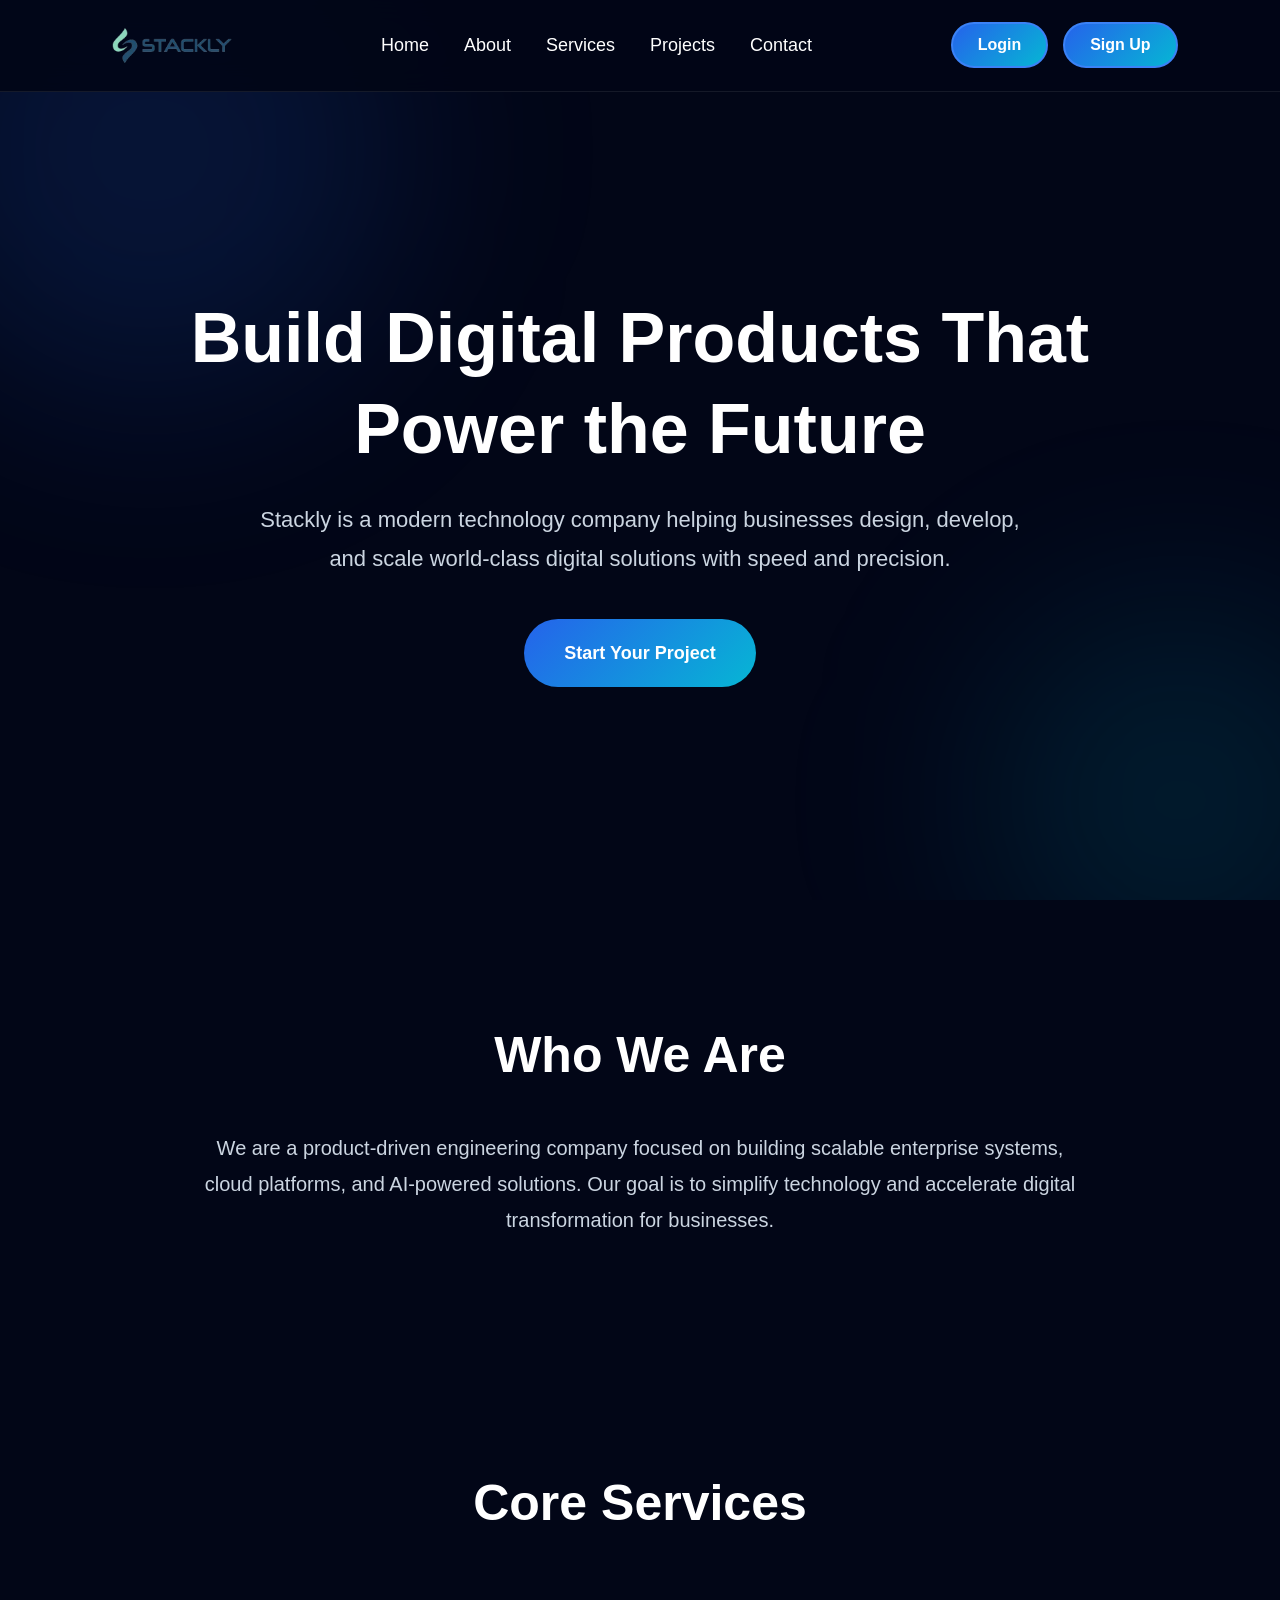
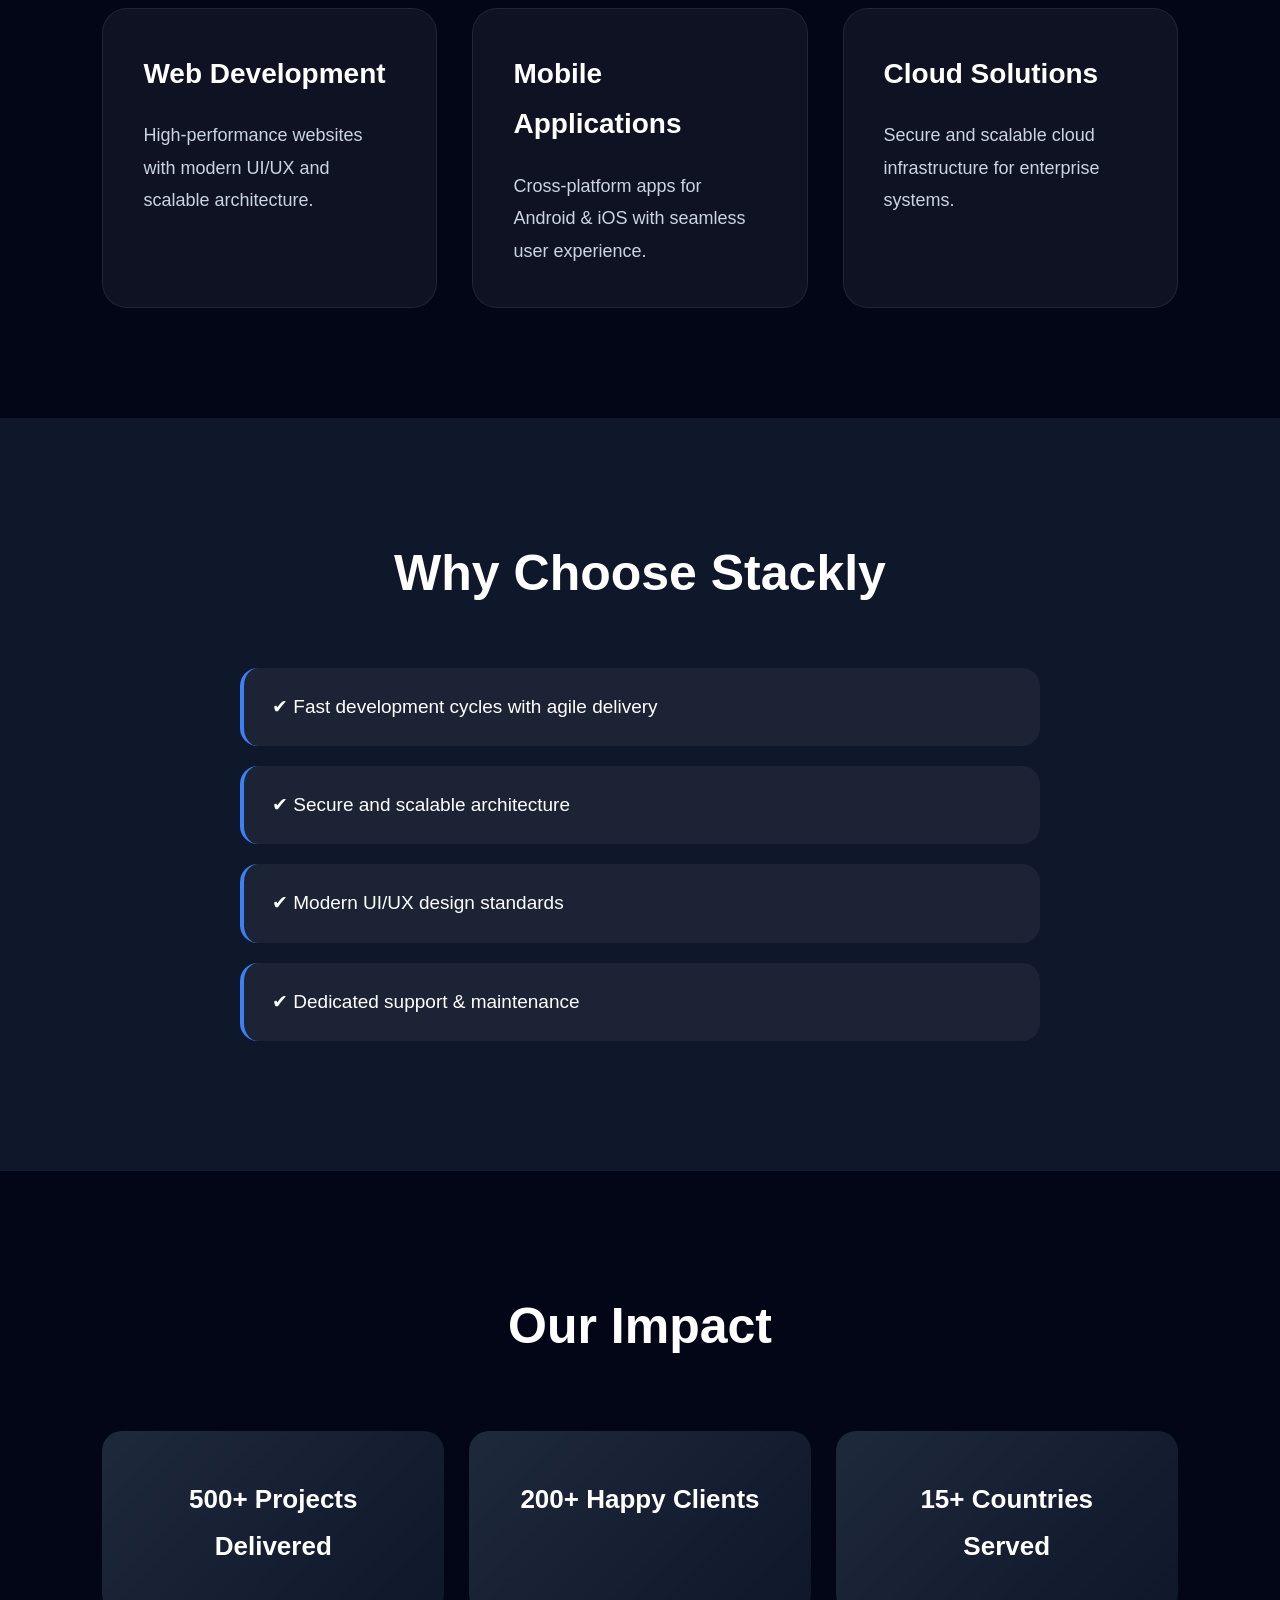
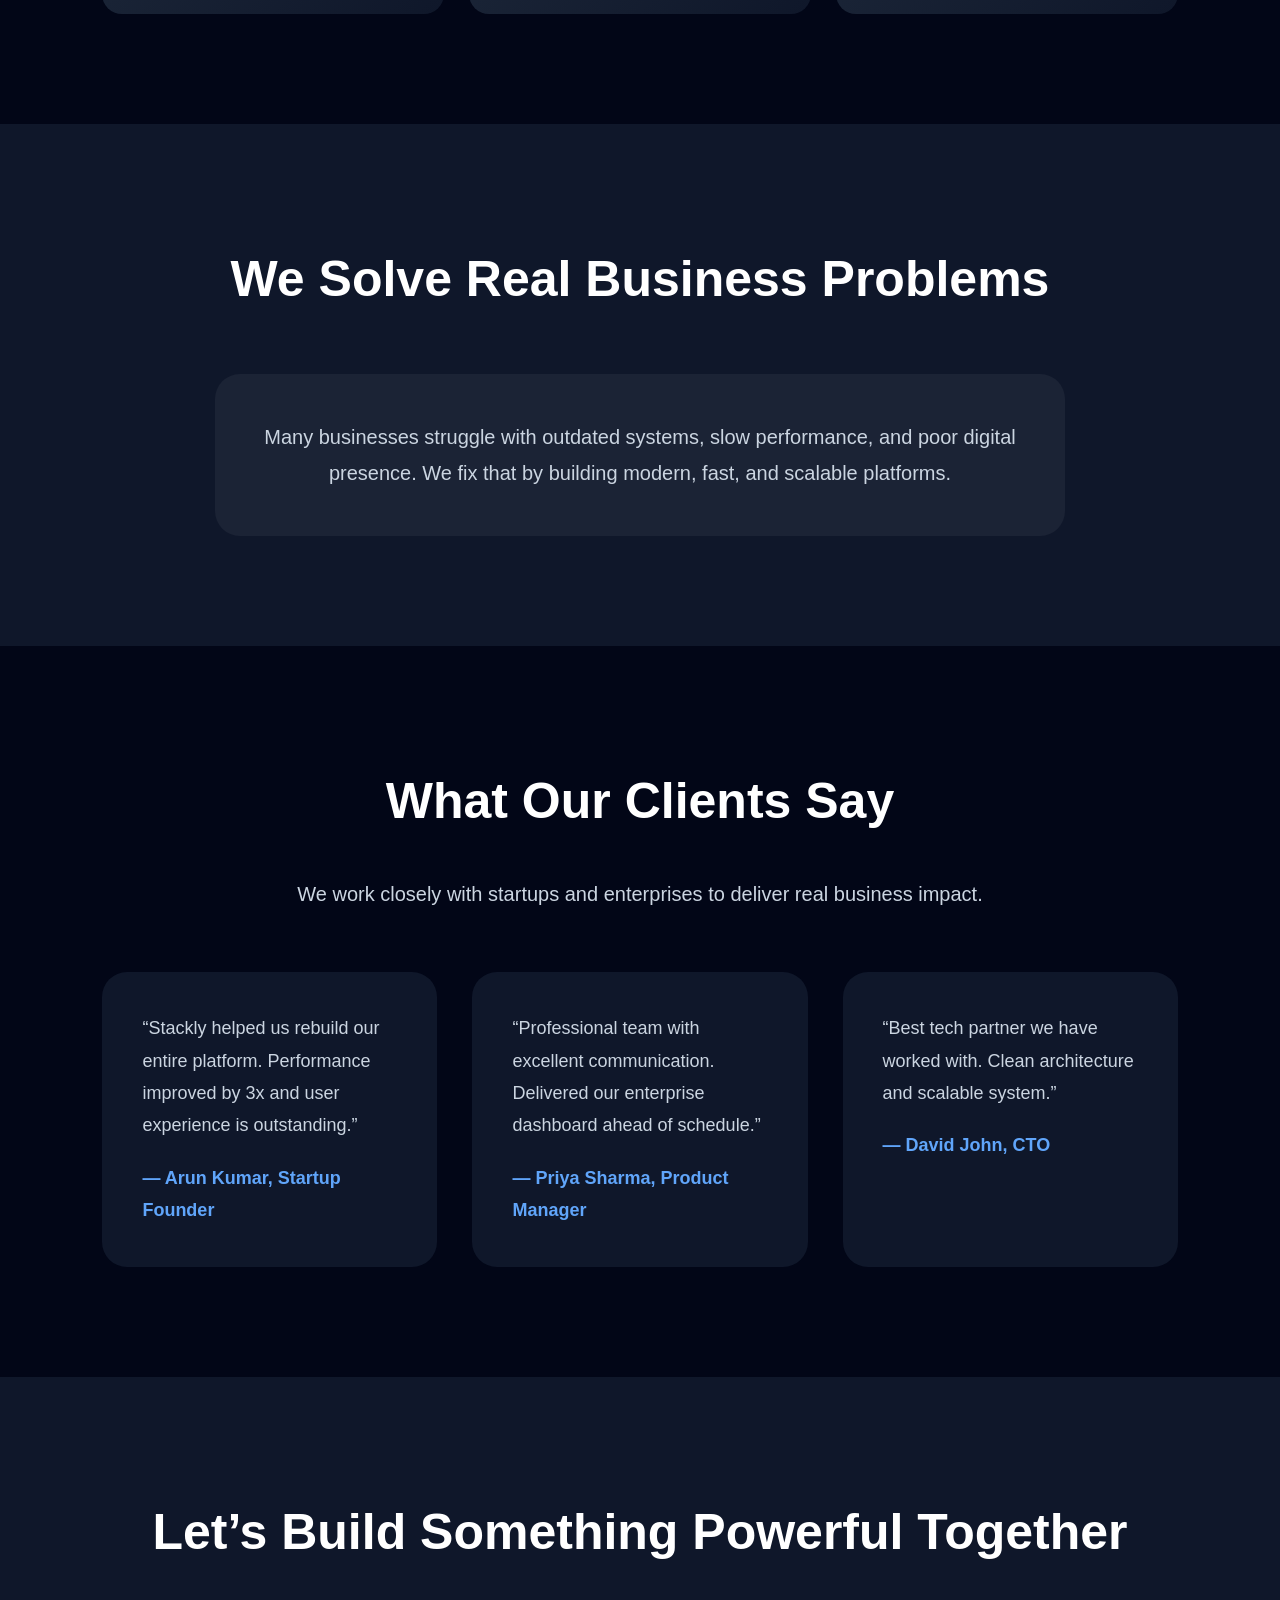
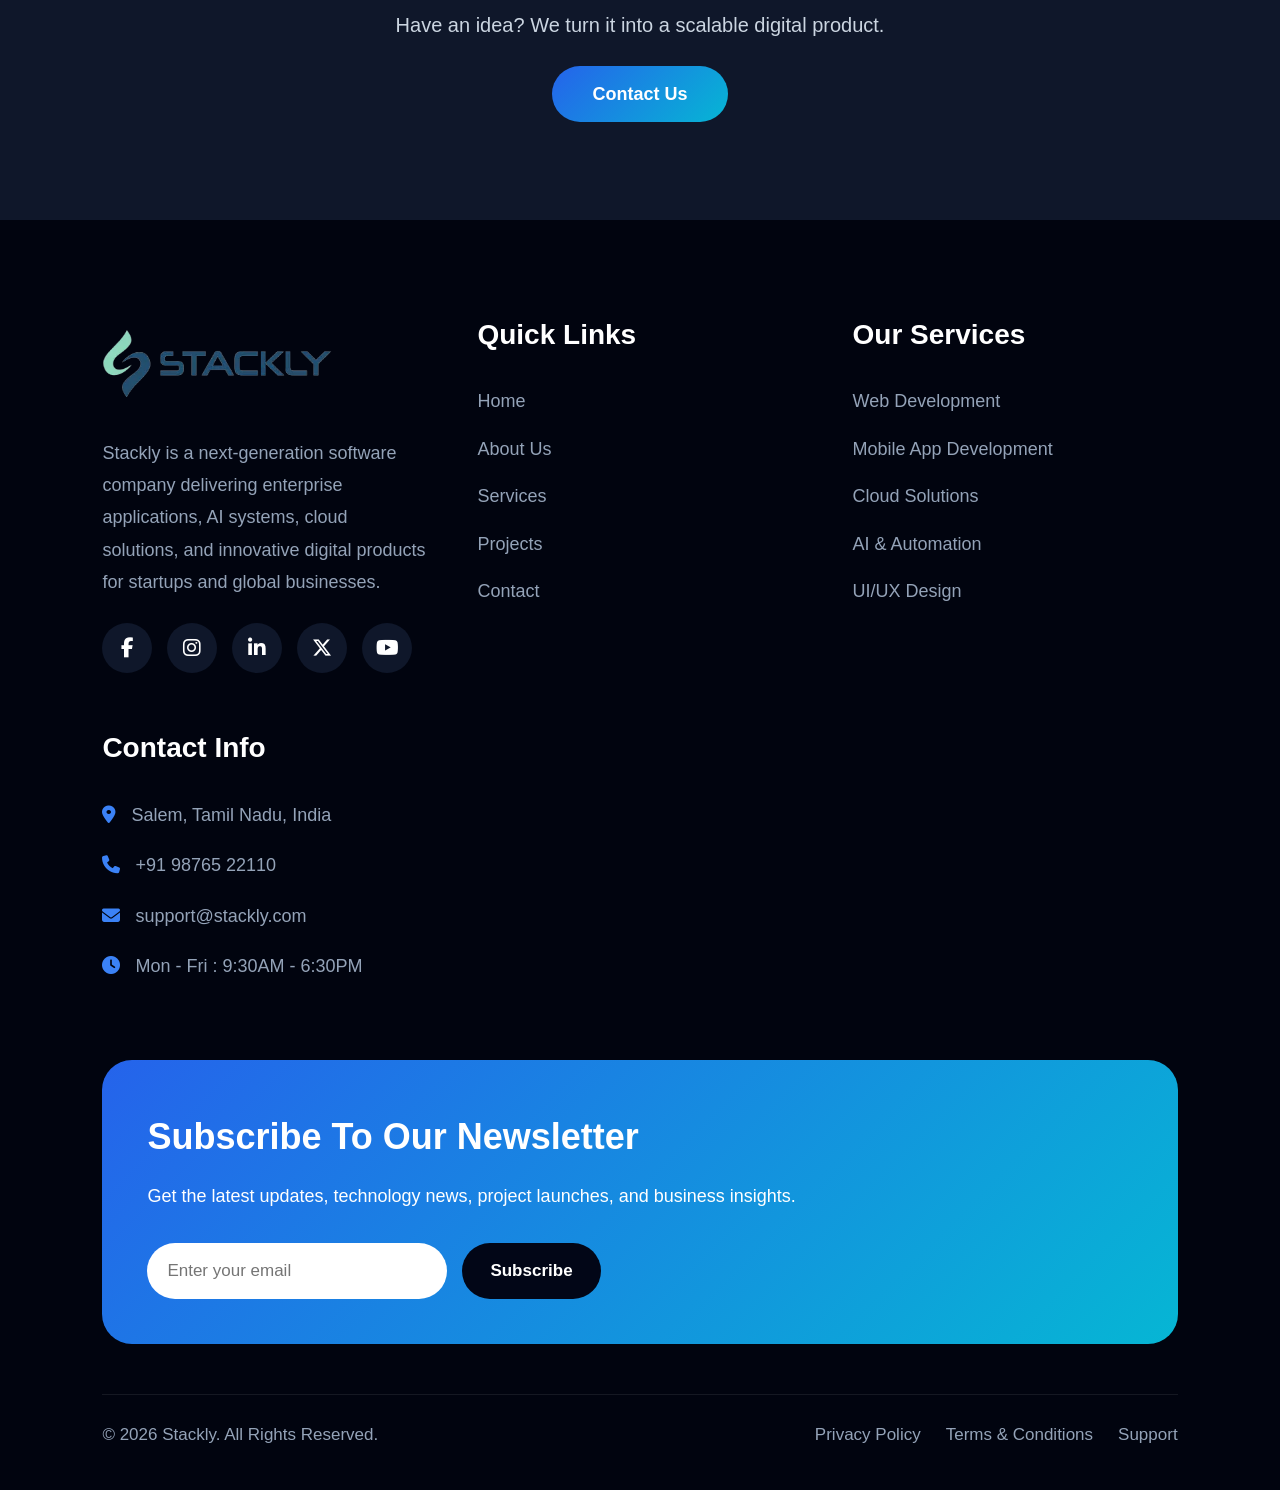
<file: index.html>
<!DOCTYPE html>
<html>
<head>
  <title>Home | Stackly</title>
  <meta name="viewport" content="width=device-width, initial-scale=1.0">
  <link rel="stylesheet" href="css/home.css">
  <meta name="viewport" content="width=device-width, initial-scale=1.0">
  <link rel="stylesheet"
  href="https://cdnjs.cloudflare.com/ajax/libs/font-awesome/6.5.1/css/all.min.css">
</head>
<body>

<!-- NAVBAR -->
<header class="navbar">

  <div class="sidebar-logo" onclick="goHome()">
  <img src="assets/logo-stackly (1).webp" alt="Company Logo">
</div>

  <nav>
    <ul class="nav-links" id="navLinks">
      <li><a href="index.html">Home</a></li>
      <li><a href="about.html">About</a></li>
      <li><a href="services.html">Services</a></li>
      <li><a href="projects.html">Projects</a></li>
      <li><a href="contact.html">Contact</a></li>
    </ul>
  </nav>

  <div class="auth-buttons">
  <button class="btn-outline" onclick="openLogin()">Login</button>
  <button class="btn-primary" onclick="openSignup()">Sign Up</button>
</div>

  <div class="menu" id="menuBtn">☰</div>
</header>

<!----------------------------------- Home ----------------------------------------->

<!-- HERO -->
<section class="hero fade-in">
  <h1>Build Digital Products That Power the Future</h1>
  <p>
    Stackly is a modern technology company helping businesses design,
    develop, and scale world-class digital solutions with speed and precision.
  </p>

  <a onclick="goError()" class="btn">Start Your Project</a>
</section>

<!-- 1. ABOUT SNAPSHOT -->
<section class="section fade-in">
  <h2>Who We Are</h2>
  <p class="text">
    We are a product-driven engineering company focused on building scalable
    enterprise systems, cloud platforms, and AI-powered solutions. Our goal is
    to simplify technology and accelerate digital transformation for businesses.
  </p>
</section>

<!-- 2. CORE SERVICES -->
<section class="section fade-in">
  <h2>Core Services</h2>

  <div class="service-list">

    <div class="service">
      <h3>Web Development</h3>
      <p>High-performance websites with modern UI/UX and scalable architecture.</p>
    </div>

    <div class="service">
      <h3>Mobile Applications</h3>
      <p>Cross-platform apps for Android & iOS with seamless user experience.</p>
    </div>

    <div class="service">
      <h3>Cloud Solutions</h3>
      <p>Secure and scalable cloud infrastructure for enterprise systems.</p>
    </div>

  </div>
</section>

<!-- 3. WHY CHOOSE US -->
<section class="section dark fade-in">
  <h2>Why Choose Stackly</h2>

  <div class="points">
    <p>✔ Fast development cycles with agile delivery</p>
    <p>✔ Secure and scalable architecture</p>
    <p>✔ Modern UI/UX design standards</p>
    <p>✔ Dedicated support & maintenance</p>
  </div>
</section>

<!-- 4. ACHIEVEMENTS -->
<section class="section impact fade-in">
  <h2>Our Impact</h2>

  <div class="stats">
    <div>500+ Projects Delivered</div>
    <div>200+ Happy Clients</div>
    <div>15+ Countries Served</div>
  </div>
</section>

<!-- 5. PROBLEM SOLVING -->
<section class="section dark fade-in">
  <h2>We Solve Real Business Problems</h2>

  <div class="content-box">
    <p>
      Many businesses struggle with outdated systems, slow performance, and
      poor digital presence. We fix that by building modern, fast, and scalable platforms.
    </p>
  </div>
</section>

<!-- 6. TESTIMONIALS -->
<section class="section fade-in">
  <h2>What Our Clients Say</h2>
  <p class="text">
    We work closely with startups and enterprises to deliver real business impact.
  </p>

  <div class="testimonial-wrapper">

    <div class="testimonial">
      <p>
        “Stackly helped us rebuild our entire platform. Performance improved by 3x
        and user experience is outstanding.”
      </p>
      <h4>— Arun Kumar, Startup Founder</h4>
    </div>

    <div class="testimonial">
      <p>
        “Professional team with excellent communication. Delivered our enterprise
        dashboard ahead of schedule.”
      </p>
      <h4>— Priya Sharma, Product Manager</h4>
    </div>

    <div class="testimonial">
      <p>
        “Best tech partner we have worked with. Clean architecture and scalable system.”
      </p>
      <h4>— David John, CTO</h4>
    </div>

  </div>
</section>

<!-- 7. CALL TO ACTION -->
<section class="section call-section dark fade-in">
  <h2>Let’s Build Something Powerful Together</h2>
  <p>
    Have an idea? We turn it into a scalable digital product.
  </p>

  <a href="contact.html" class="btn call-btn">Contact Us</a>
</section>

<!-- FOOTER -->
 <!-- ================= FOOTER ================= -->

<footer class="footer">

  <!-- TOP FOOTER -->

  <div class="footer-top">

    <!-- COMPANY INFO -->

    <div class="footer-box">

      <div class="footer-logo" onclick="goHome()">
        <img src="assets/logo-stackly (1).webp" alt="Company Logo">
      </div>

      <p>
        Stackly is a next-generation software company
        delivering enterprise applications, AI systems,
        cloud solutions, and innovative digital products
        for startups and global businesses.
      </p>

      <div class="footer-social">

        <a onclick="goError()">
          <i class="fa-brands fa-facebook-f"></i>
        </a>

        <a onclick="goError()">
          <i class="fa-brands fa-instagram"></i>
        </a>

        <a onclick="goError()">
          <i class="fa-brands fa-linkedin-in"></i>
        </a>

        <a onclick="goError()">
          <i class="fa-brands fa-x-twitter"></i>
        </a>

        <a onclick="goError()">
          <i class="fa-brands fa-youtube"></i>
        </a>

      </div>

    </div>


    <!-- QUICK LINKS -->

    <div class="footer-box">

      <h3>Quick Links</h3>

      <ul>

        <li><a href="index.html">Home</a></li>

        <li><a href="about.html">About Us</a></li>

        <li><a href="services.html">Services</a></li>

        <li><a href="projects.html">Projects</a></li>

        <li><a href="contact.html">Contact</a></li>

      </ul>

    </div>


    <!-- SERVICES -->

    <div class="footer-box">

      <h3>Our Services</h3>

      <ul>

        <li><a onclick="goError()">Web Development</a></li>

        <li><a onclick="goError()">Mobile App Development</a></li>

        <li><a onclick="goError()">Cloud Solutions</a></li>

        <li><a onclick="goError()">AI & Automation</a></li>

        <li><a onclick="goError()">UI/UX Design</a></li>

      </ul>

    </div>


    <!-- CONTACT INFO -->

    <div class="footer-box">

      <h3>Contact Info</h3>

      <div class="footer-contact">

        <p>
          <i class="fa-solid fa-location-dot"></i>
          Salem, Tamil Nadu, India
        </p>

        <p>
          <i class="fa-solid fa-phone"></i>
          +91 98765 22110
        </p>

        <p>
          <i class="fa-solid fa-envelope"></i>
          support@stackly.com
        </p>

        <p>
          <i class="fa-solid fa-clock"></i>
          Mon - Fri : 9:30AM - 6:30PM
        </p>

      </div>

    </div>

  </div>


  <!-- NEWSLETTER -->

  <div class="newsletter">

    <div class="newsletter-content">

      <h2>Subscribe To Our Newsletter</h2>

      <p>
        Get the latest updates, technology news,
        project launches, and business insights.
      </p>

    </div>

    <form class="newsletter-form">

      <input type="email" placeholder="Enter your email">

      <button type="submit">
        Subscribe
      </button>

    </form>

  </div>


  <!-- FOOTER BOTTOM -->

  <div class="footer-bottom">

    <p>
      © 2026 Stackly. All Rights Reserved.
    </p>

    <div class="footer-bottom-links">

      <a href="#">Privacy Policy</a>

      <a href="#">Terms & Conditions</a>

      <a href="#">Support</a>

    </div>

  </div>

</footer>
<!-- ================= AUTH POPUP ================= -->

<div id="popupOverlay" class="popup-overlay">

  <div class="popup-container">

    <!-- CLOSE BUTTON -->
    <span class="popup-close" onclick="closePopup()">
      &times;
    </span>

    <!-- LEFT SIDE -->
    <div class="popup-left">

      <h1>Welcome 👋</h1>

      <p>
        Access your dashboard, analytics,
        projects and management system.
      </p>

      <div class="popup-feature-list">

        <div class="popup-feature-card">
          📊 Real-time Analytics
        </div>

        <div class="popup-feature-card">
          ⚡ Fast Dashboard
        </div>

        <div class="popup-feature-card">
          🔒 Secure Authentication
        </div>

      </div>

    </div>

    <!-- RIGHT SIDE -->
    <div class="popup-right">

      <!-- LOGIN -->
      <div id="loginForm" class="popup-login-box">

        <h2>Login</h2>

        <span>
          Access your account
        </span>

        <input
          id="loginEmail"
          type="email"
          placeholder="Enter Email"
        >

        <input
          id="loginPassword"
          type="password"
          placeholder="Enter Password"
        >
        <small id="passwordHint" class="hint-text"> </small>

        <!-- FORGOT PASSWORD -->
        <p class="popup-forgot">
          <a href="#" onclick="forgotPassword()">Forgot Password?</a>
        </p>

        <select id="loginRole">

          <option value="user">
            User
          </option>

          <option value="admin">
            Admin
          </option>

        </select>

        <button onclick="login()">
          Login
        </button>

        <p class="popup-switch">

          Don't have an account?

          <span onclick="showSignup()">
            Signup
          </span>

        </p>

      </div>

      <!-- SIGNUP -->
       <!-- ================= SIGNUP FORM ================= -->
<div id="signupForm" class="popup-signup-box hidden">

  <h2 class="signup-h2">Create Account</h2>
  <span>Create your new account</span>

  <!-- ROLE SELECTION (AVATAR STYLE) -->
  <div class="role-selector">

    <div id="userRoleCard" class="role-card active" onclick="selectRole('user')">
      <div class="avatar">👤</div>
      <p>User</p>
    </div>

    <div id="adminRoleCard" class="role-card" onclick="selectRole('admin')">
      <div class="avatar">🛡️</div>
      <p>Admin</p>
    </div>

  </div>

  <!-- INPUTS -->
  <input id="signupName" type="text" placeholder="Enter Name">
  <input id="signupEmail" type="email" placeholder="Enter Email">
  <input id="signupPassword" type="password" placeholder="Enter Password">
  <input id="signupConfirmPassword" type="password" placeholder="Confirm Password">

  <!-- HIDDEN ROLE -->
  <select id="signupRole" style="display:none;">
    <option value="user">User</option>
    <option value="admin">Admin</option>
  </select>

  <!-- ERROR MESSAGE -->
  <p id="signupError" class="error-text"></p>

  <!-- BUTTON -->
  <button onclick="signup()">Create Account</button>

  <!-- SWITCH -->
  <p class="popup-switch signup-login">
    Already have an account?
    <span onclick="showLogin()">Login</span>
  </p>

</div>

    </div>

  </div>

</div>


<script src="javaScript/script.js"></script>

</body>
</html>
</file>
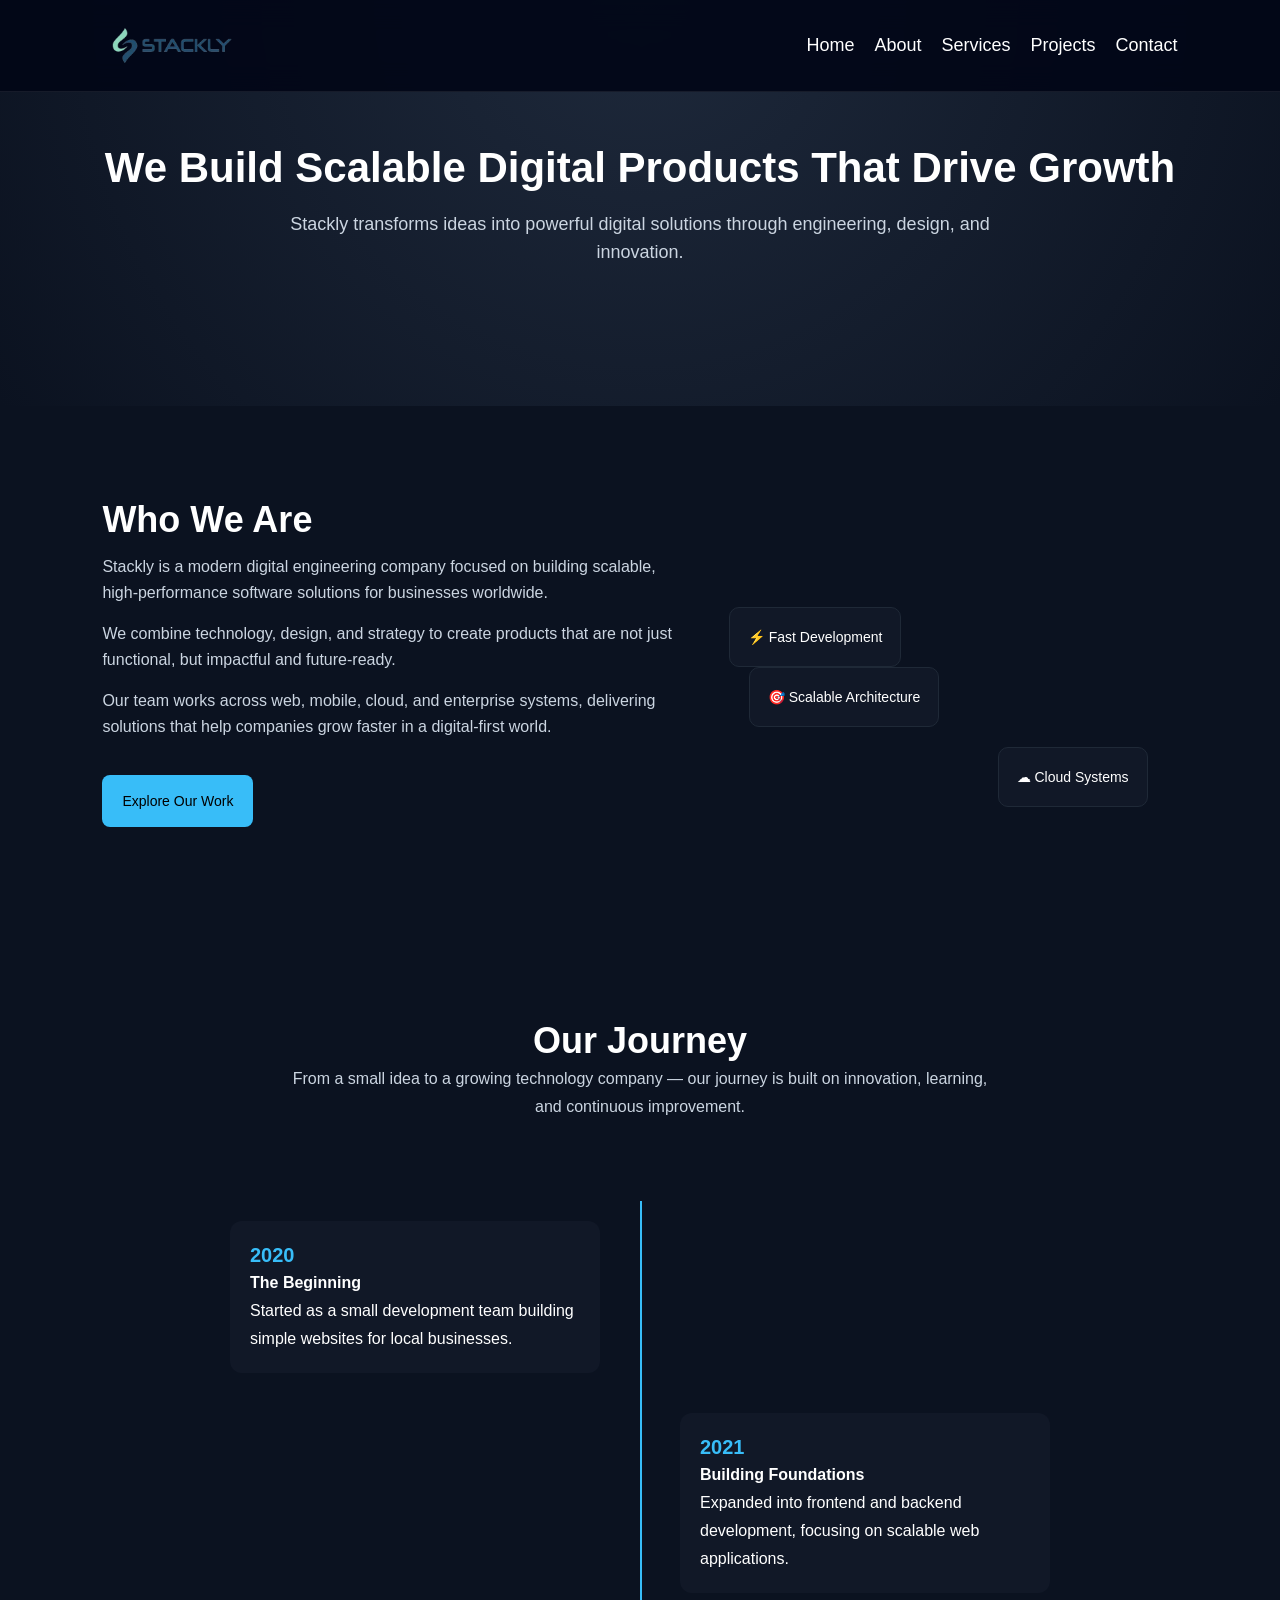
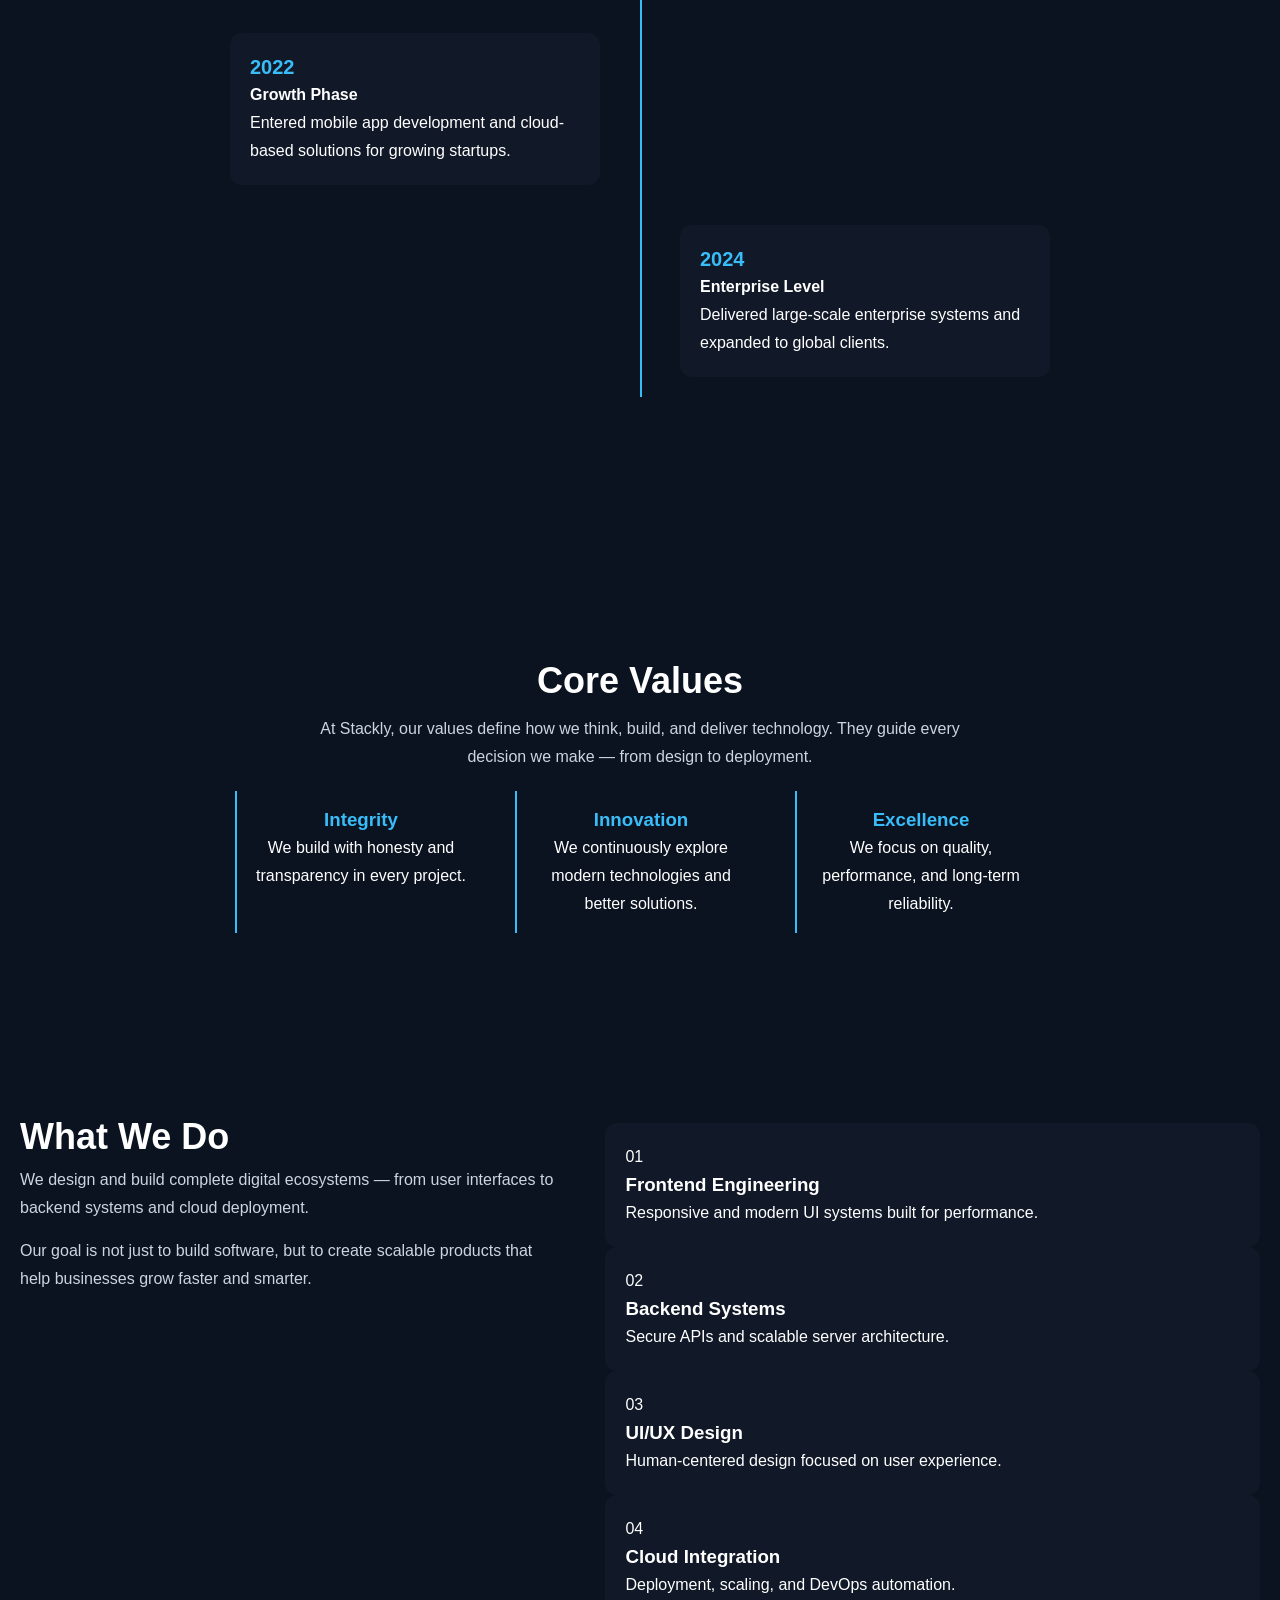
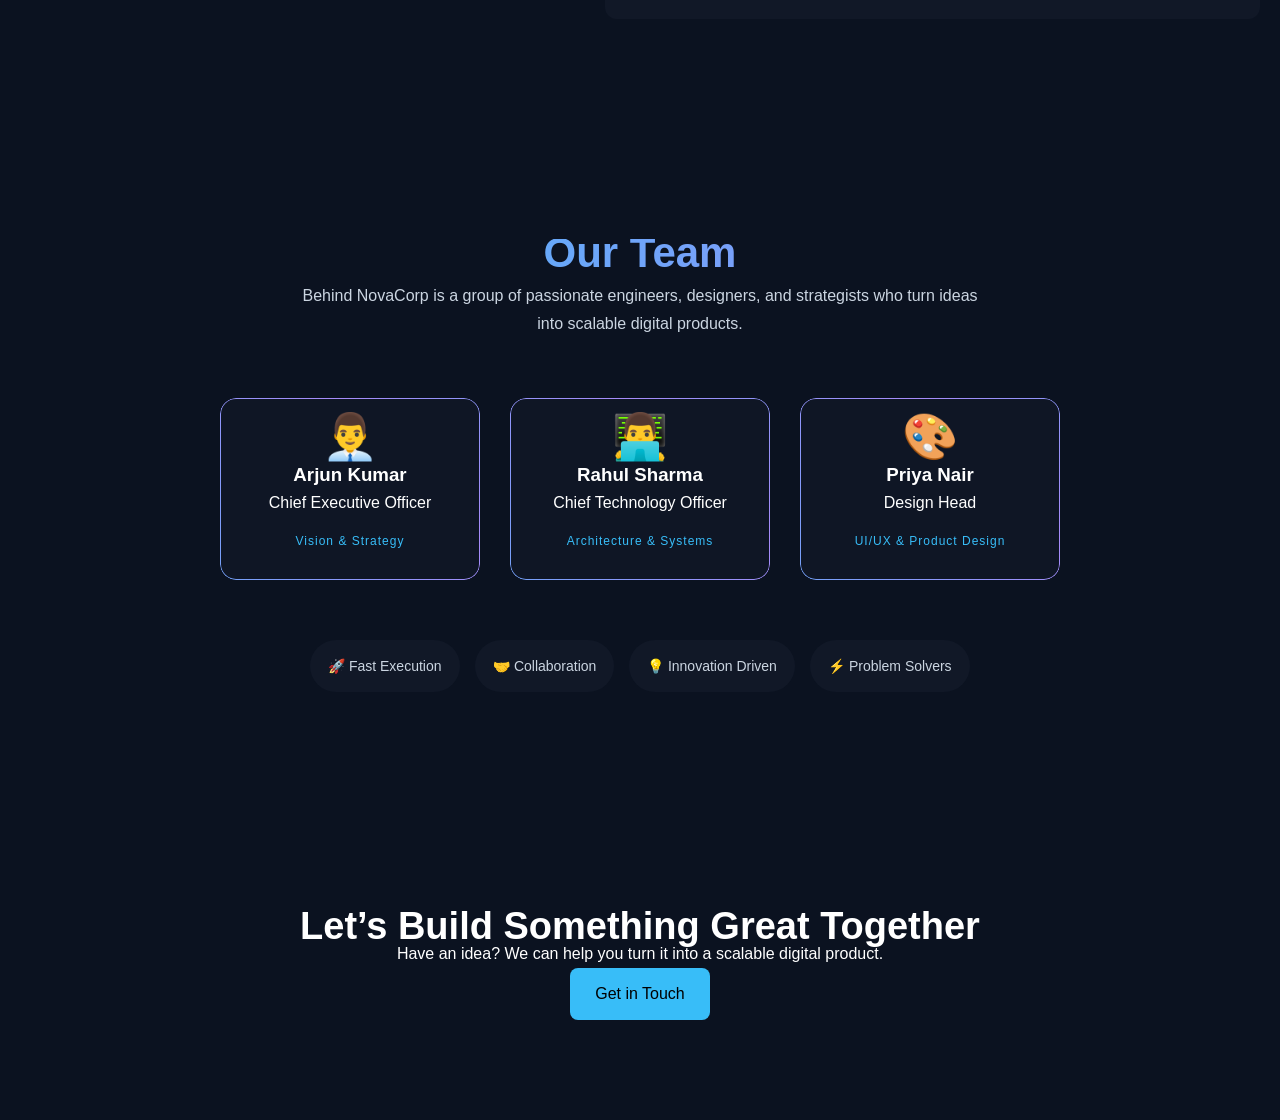
<file: about.html>
<!DOCTYPE html>
<html>
<head>
  <title>About | Stackly</title>
  <meta name="viewport" content="width=device-width, initial-scale=1.0">
  <link rel="stylesheet" href="css/about.css">
  <link rel="stylesheet" href="https://cdnjs.cloudflare.com/ajax/libs/font-awesome/6.5.1/css/all.min.css">
</head>

<body>
<!-- NAVBAR -->
<header class="navbar">
  
  <div class="sidebar-logo" onclick="goHome()">
  <img src="assets/logo-stackly (1).webp" alt="Company Logo">
</div>

  <nav>
    <ul class="nav-links" id="navLinks">
      <li><a href="index.html">Home</a></li>
      <li><a href="about.html" class="active">About</a></li>
      <li><a href="services.html">Services</a></li>
      <li><a href="projects.html">Projects</a></li>
      <li><a href="contact.html">Contact</a></li>
    </ul>
  </nav>


  <!-- <div class="auth-buttons">
  <button class="btn-outline" onclick="openPopup()">Login</button>
  <button class="btn-primary" onclick="openSignup()">Sign Up</button>
</div> -->

  

  <div class="menu" id="menuBtn">☰</div>
</header>

<!-- HERO -->
<section class="hero reveal">
  <h1>We Build Scalable Digital Products That Drive Growth</h1>
  <p>
    Stackly transforms ideas into powerful digital solutions through engineering, design, and innovation.
  </p>

  <div id="popupContainer"></div>

</section>

<!-- ABOUT STORY -->
<section class="who-we-are reveal">

  <div class="who-left">
    <h2>Who We Are</h2>

    <p>
      Stackly is a modern digital engineering company focused on building scalable,
      high-performance software solutions for businesses worldwide.
    </p>

    <p>
      We combine technology, design, and strategy to create products that are not just functional,
      but impactful and future-ready.
    </p>

    <p>
      Our team works across web, mobile, cloud, and enterprise systems, delivering solutions
      that help companies grow faster in a digital-first world.
    </p>

    <a onclick="goError()" class="who-btn">Explore Our Work</a>
  </div>

  <div class="who-right">
    <div class="floating-card card1">⚡ Fast Development</div>
    <div class="floating-card card2">☁ Cloud Systems</div>
    <div class="floating-card card3">🎯 Scalable Architecture</div>
  </div>

</section>

<!-- MISSION / VISION -->
<section class="journey reveal">

  <div class="journey-header">
    <h2>Our Journey</h2>
    <p>
      From a small idea to a growing technology company — our journey is built on innovation, learning, and continuous improvement.
    </p>
  </div>

  <div class="timeline">

    <div class="timeline-item left">
      <div class="content">
        <h3>2020</h3>
        <h4>The Beginning</h4>
        <p>
          Started as a small development team building simple websites for local businesses.
        </p>
      </div>
    </div>

    <div class="timeline-item right">
      <div class="content">
        <h3>2021</h3>
        <h4>Building Foundations</h4>
        <p>
          Expanded into frontend and backend development, focusing on scalable web applications.
        </p>
      </div>
    </div>

    <div class="timeline-item left">
      <div class="content">
        <h3>2022</h3>
        <h4>Growth Phase</h4>
        <p>
          Entered mobile app development and cloud-based solutions for growing startups.
        </p>
      </div>
    </div>

    <div class="timeline-item right">
      <div class="content">
        <h3>2024</h3>
        <h4>Enterprise Level</h4>
        <p>
          Delivered large-scale enterprise systems and expanded to global clients.
        </p>
      </div>
    </div>

  </div>

</section>

<!-- CORE VALUES -->
<section class="core-values reveal">

  <h2>Core Values</h2>

  <p class="core-text">
    At Stackly, our values define how we think, build, and deliver technology.
    They guide every decision we make — from design to deployment.
  </p>

  <div class="values-line">

    <div class="value-item">
      <h3>Integrity</h3>
      <p>We build with honesty and transparency in every project.</p>
    </div>

    <div class="value-item">
      <h3>Innovation</h3>
      <p>We continuously explore modern technologies and better solutions.</p>
    </div>

    <div class="value-item">
      <h3>Excellence</h3>
      <p>We focus on quality, performance, and long-term reliability.</p>
    </div>

  </div>

</section>

<!-- ACHIEVEMENTS -->
<section class="what-we-do reveal">

  <div class="left-text">
    <h2>What We Do</h2>

    <p>
      We design and build complete digital ecosystems — from user interfaces to backend systems and cloud deployment.
    </p>

    <p>
      Our goal is not just to build software, but to create scalable products that help businesses grow faster and smarter.
    </p>
  </div>

  <div class="right-showcase">

    <div class="service-card hover">
      <span>01</span>
      <h3>Frontend Engineering</h3>
      <p>Responsive and modern UI systems built for performance.</p>
    </div>

    <div class="service-card hover">
      <span>02</span>
      <h3>Backend Systems</h3>
      <p>Secure APIs and scalable server architecture.</p>
    </div>

    <div class="service-card hover">
      <span>03</span>
      <h3>UI/UX Design</h3>
      <p>Human-centered design focused on user experience.</p>
    </div>

    <div class="service-card hover">
      <span>04</span>
      <h3>Cloud Integration</h3>
      <p>Deployment, scaling, and DevOps automation.</p>
    </div>

  </div>

</section>

<!-- TEAM -->
<section class="our-team reveal">

  <div class="team-header">
    <h2>Our Team</h2>
    <p>
      Behind NovaCorp is a group of passionate engineers, designers, and strategists
      who turn ideas into scalable digital products.
    </p>
  </div>

  <!-- LEADERS -->
  <div class="leadership">

    <div class="leader-card hover">
      <div class="avatar">👨‍💼</div>
      <h3>Arjun Kumar</h3>
      <p>Chief Executive Officer</p>
      <span>Vision & Strategy</span>
    </div>

    <div class="leader-card hover">
      <div class="avatar">👨‍💻</div>
      <h3>Rahul Sharma</h3>
      <p>Chief Technology Officer</p>
      <span>Architecture & Systems</span>
    </div>

    <div class="leader-card hover">
      <div class="avatar">🎨</div>
      <h3>Priya Nair</h3>
      <p>Design Head</p>
      <span>UI/UX & Product Design</span>
    </div>

  </div>

  <!-- TEAM CULTURE STRIP -->
  <div class="team-culture">
    <div>🚀 Fast Execution</div>
    <div>🤝 Collaboration</div>
    <div>💡 Innovation Driven</div>
    <div>⚡ Problem Solvers</div>
  </div>

</section>
<!-- CTA -->
<section class="cta reveal">
  <h2>Let’s Build Something Great Together</h2>
  <p>
    Have an idea? We can help you turn it into a scalable digital product.
  </p>
  <a onclick="goError()" class="btn">Get in Touch</a>
</section>

<script src="javaScript/about.js"></script>
</script>
</body>
</html>
</file>
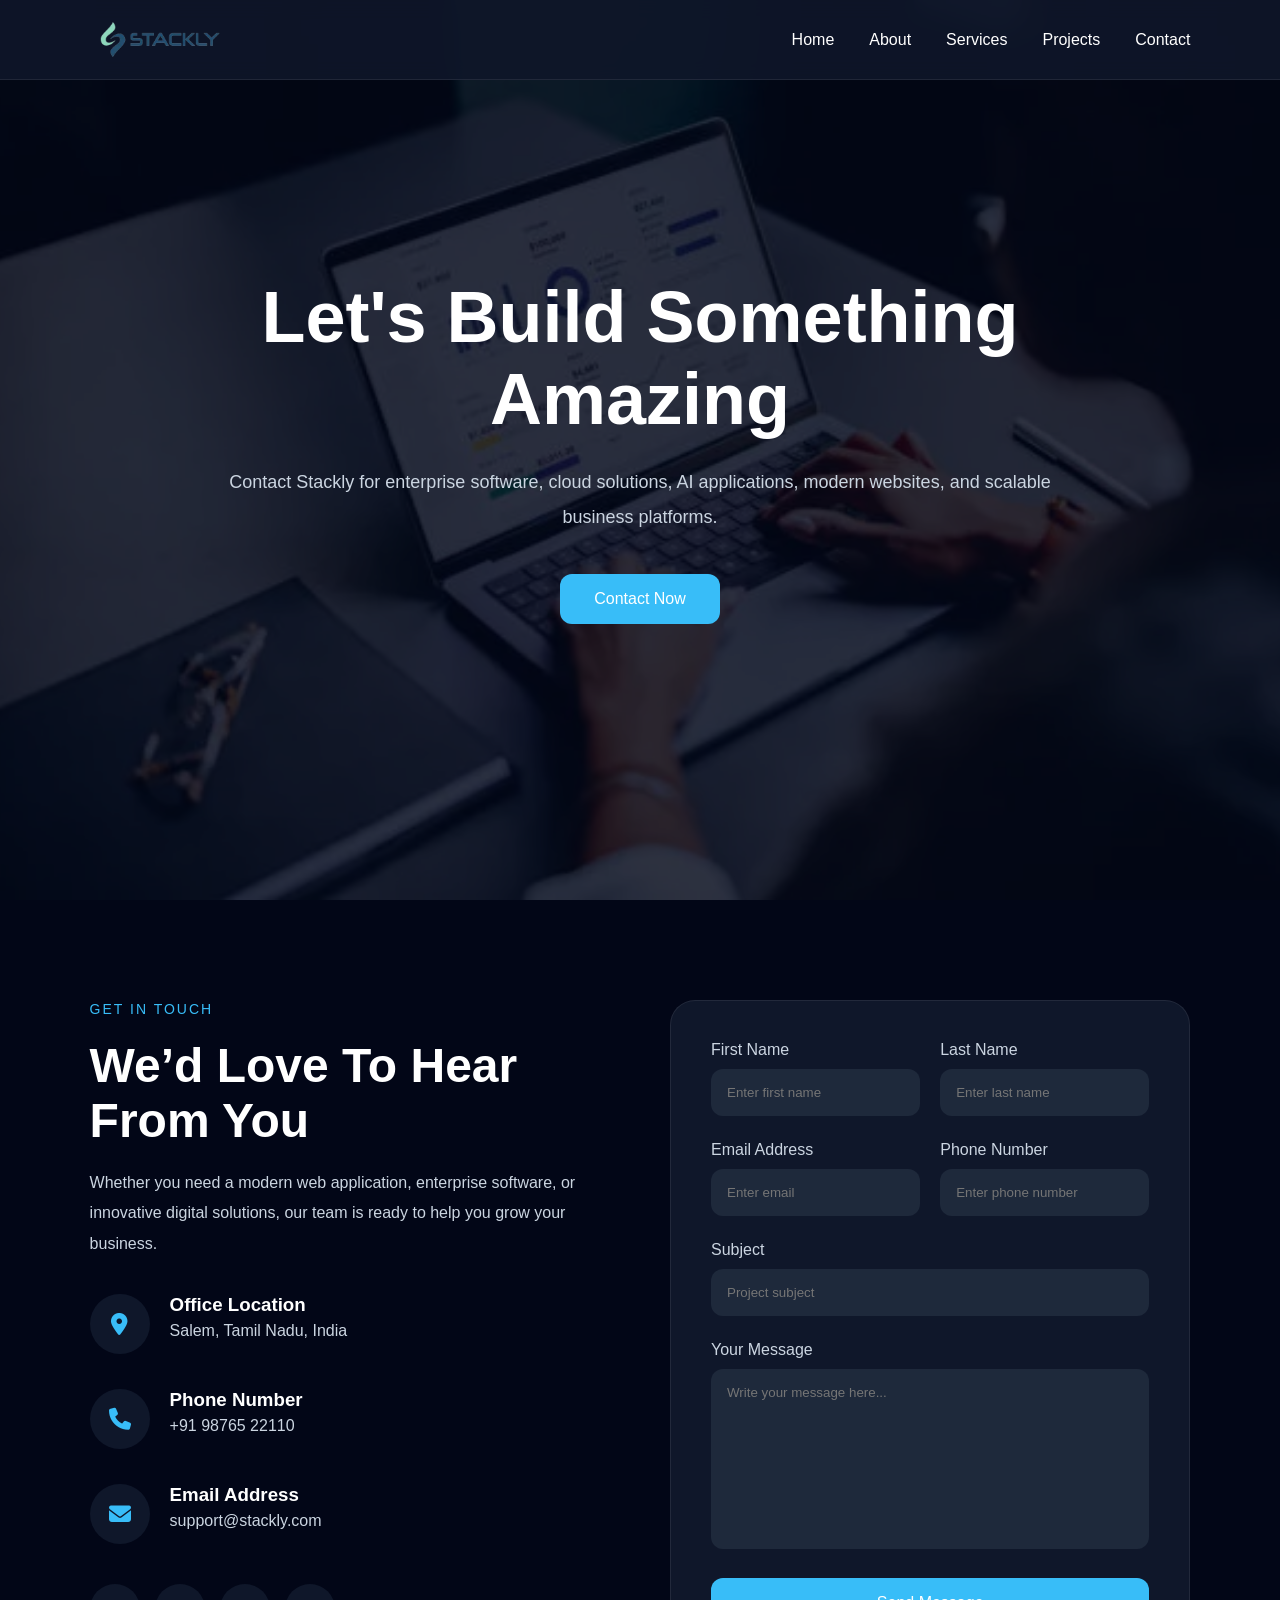
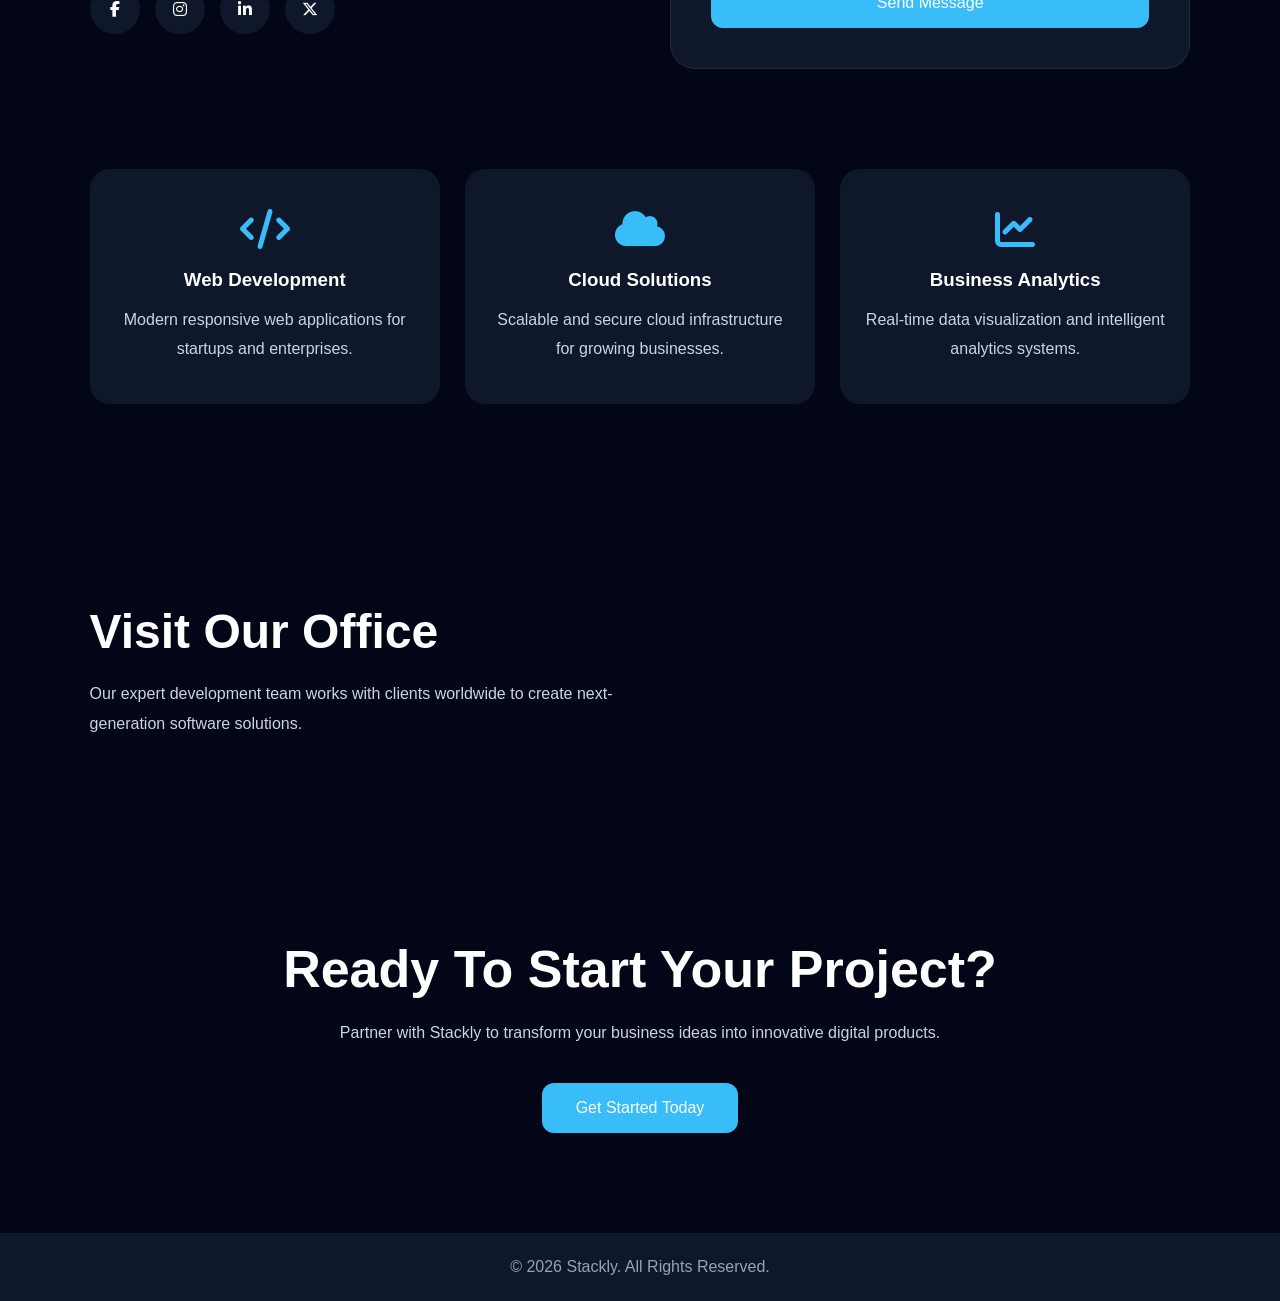
<file: contact.html>
<!DOCTYPE html>
<html lang="en">
<head>
  <meta charset="UTF-8">
  <meta name="viewport" content="width=device-width, initial-scale=1.0">
  <title>Contact | Stackly</title>

  <!-- CSS -->
  <link rel="stylesheet" href="css/contact.css">

  <!-- FONT AWESOME -->
  <link rel="stylesheet"
  href="https://cdnjs.cloudflare.com/ajax/libs/font-awesome/6.5.1/css/all.min.css">
</head>

<body>

<!-- ================= NAVBAR ================= -->

<header class="navbar">

  <div class="sidebar-logo" onclick="goHome()">
  <img src="assets/logo-stackly (1).webp" alt="Company Logo">
</div>

  <nav>
    <ul class="nav-links" id="navLinks">

      <li><a href="index.html">Home</a></li>

      <li><a href="about.html">About</a></li>

      <li><a href="services.html">Services</a></li>

      <li><a href="projects.html">Projects</a></li>

      <li><a href="contact.html">Contact</a></li>

    </ul>
  </nav>

  

  <div class="menu" id="menuBtn">☰</div>



  <!-- <div class="menu" id="menuBtn">
    <i class="fa-solid fa-bars"></i>
  </div> -->

</header>


<!-- ================= HERO ================= -->

<section class="contact-hero">

  <div class="overlay"></div>

  <div class="hero-content">

    <h1>Let's Build Something Amazing</h1>

    <p>
      Contact Stackly for enterprise software,
      cloud solutions, AI applications,
      modern websites, and scalable business platforms.
    </p>

    <a onclick="goError()" class="hero-btn">
      Contact Now
    </a>

  </div>

</section>


<!-- ================= CONTACT SECTION ================= -->

<section class="contact-section" id="contactSection">

  <!-- LEFT SIDE -->

  <div class="contact-info">

    <span class="small-title">GET IN TOUCH</span>

    <h2>We’d Love To Hear From You</h2>

    <p>
      Whether you need a modern web application,
      enterprise software, or innovative digital solutions,
      our team is ready to help you grow your business.
    </p>


    <div class="info-box">

      <i class="fa-solid fa-location-dot"></i>

      <div>
        <h3>Office Location</h3>
        <p>Salem, Tamil Nadu, India</p>
      </div>

    </div>


    <div class="info-box">

      <i class="fa-solid fa-phone"></i>

      <div>
        <h3>Phone Number</h3>
        <p>+91 98765 22110</p>
      </div>

    </div>


    <div class="info-box">

      <i class="fa-solid fa-envelope"></i>

      <div>
        <h3>Email Address</h3>
        <p>support@stackly.com</p>
      </div>

    </div>


    <div class="social-icons">

      <a href="#"><i class="fa-brands fa-facebook-f"></i></a>

      <a href="#"><i class="fa-brands fa-instagram"></i></a>

      <a href="#"><i class="fa-brands fa-linkedin-in"></i></a>

      <a href="#"><i class="fa-brands fa-x-twitter"></i></a>

    </div>

  </div>


  <!-- RIGHT SIDE -->

  <div class="contact-form-container">

    <form class="contact-form">

      <div class="input-row">

        <div class="input-box">
          <label>First Name</label>
          <input type="text" placeholder="Enter first name">
        </div>

        <div class="input-box">
          <label>Last Name</label>
          <input type="text" placeholder="Enter last name">
        </div>

      </div>


      <div class="input-row">

        <div class="input-box">
          <label>Email Address</label>
          <input type="email" placeholder="Enter email">
        </div>

        <div class="input-box">
          <label>Phone Number</label>
          <input type="text" placeholder="Enter phone number">
        </div>

      </div>


      <div class="input-box">
        <label>Subject</label>
        <input type="text" placeholder="Project subject">
      </div>


      <div class="input-box">
        <label>Your Message</label>
        <textarea placeholder="Write your message here..."></textarea>
      </div>


      <button type="submit" class="submit-btn">
        Send Message
      </button>

    </form>

  </div>

</section>


<!-- ================= SERVICES SECTION ================= -->

<section class="services-mini">

  <div class="mini-card">
    <i class="fa-solid fa-code"></i>
    <h3>Web Development</h3>
    <p>Modern responsive web applications for startups and enterprises.</p>
  </div>

  <div class="mini-card">
    <i class="fa-solid fa-cloud"></i>
    <h3>Cloud Solutions</h3>
    <p>Scalable and secure cloud infrastructure for growing businesses.</p>
  </div>

  <div class="mini-card">
    <i class="fa-solid fa-chart-line"></i>
    <h3>Business Analytics</h3>
    <p>Real-time data visualization and intelligent analytics systems.</p>
  </div>

</section>


<!-- ================= MAP SECTION ================= -->

<section class="map-section">

  <div class="map-content">

    <h2>Visit Our Office</h2>

    <p>
      Our expert development team works with
      clients worldwide to create next-generation
      software solutions.
    </p>

  </div>

  <!-- <div class="map-box">
    <iframe
  src="https://www.google.com/maps?q=Salem,Tamil%20Nadu,India&output=embed"
  width="100%"
  height="100%"
  style="border:0;"
  allowfullscreen=""
  loading="lazy">
</iframe>
  </div> -->



</section>


<!-- ================= CTA ================= -->

<section class="cta-section">

  <h2>Ready To Start Your Project?</h2>

  <p>
    Partner with Stackly to transform your
    business ideas into innovative digital products.
  </p>

  <a href="#" class="cta-btn">
    Get Started Today
  </a>

</section>


<!-- ================= FOOTER ================= -->

<footer class="footer">

  <p>© 2026 Stackly. All Rights Reserved.</p>

</footer>


<!-- JS -->
<script src="javaScript/contact.js"></script>

</body>
</html>
</file>
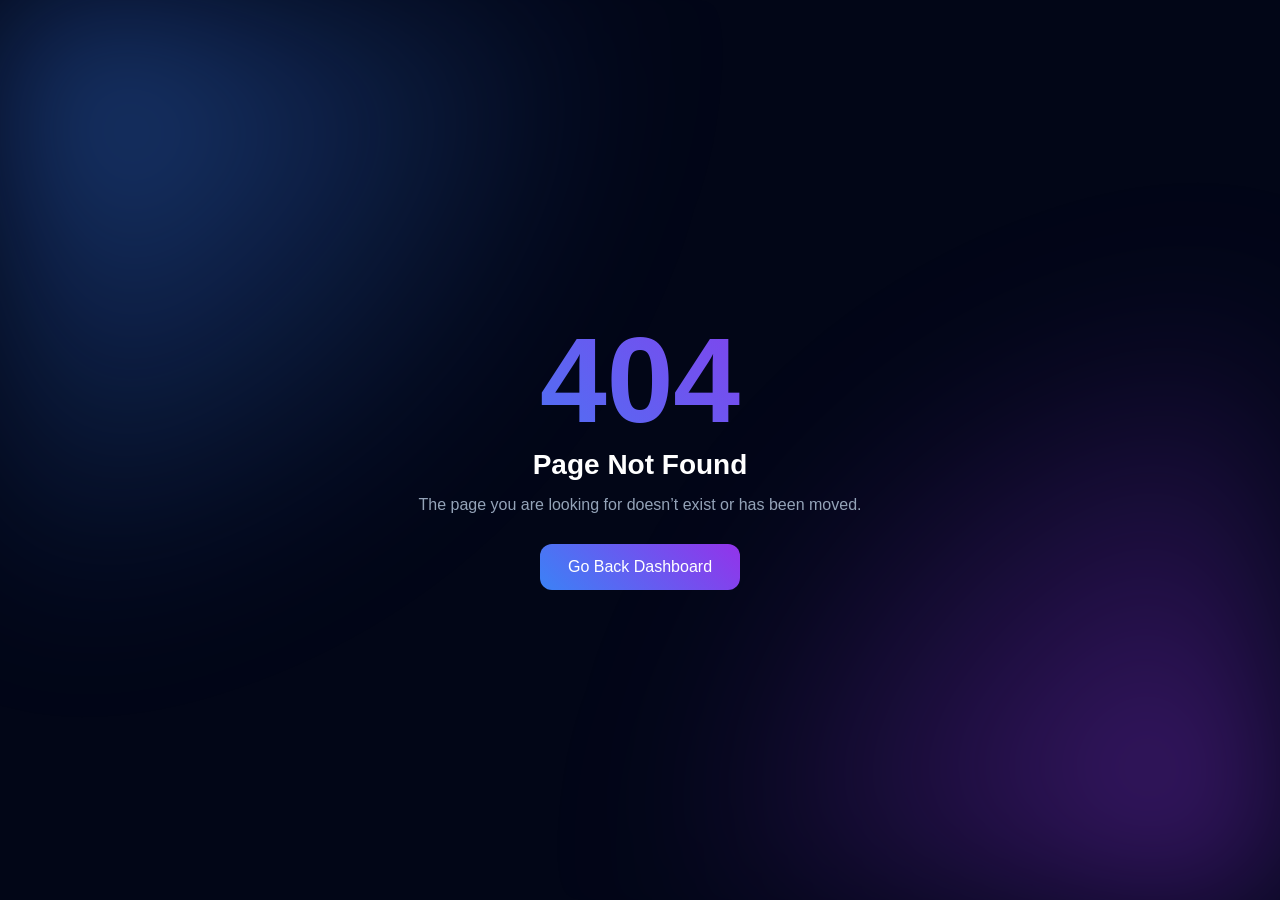
<file: dashBoardError.html>
<!DOCTYPE html>
<html lang="en">
<head>
  <meta charset="UTF-8">
  <meta name="viewport" content="width=device-width, initial-scale=1.0">
  <title>404 | Page Not Found</title>

  <style>
    *{
      margin:0;
      padding:0;
      box-sizing:border-box;
      font-family:'Segoe UI', sans-serif;
    }

    body{
      height:100vh;
      display:flex;
      justify-content:center;
      align-items:center;
      background:#020617;
      color:white;
      text-align:center;
      overflow:hidden;
      position:relative;
    }

    /* GLOW BACKGROUND */
    .bg-glow{
      position:absolute;
      width:100%;
      height:100%;
      background:
        radial-gradient(circle at top left,#3b82f680,transparent 40%),
        radial-gradient(circle at bottom right,#9333ea80,transparent 40%);
      filter:blur(80px);
      animation:move 8s infinite alternate;
    }

    @keyframes move{
      from{transform:scale(1);}
      to{transform:scale(1.2);}
    }

    .container{
      z-index:2;
    }

    h1{
      font-size:120px;
      background:linear-gradient(45deg,#3b82f6,#9333ea);
      -webkit-background-clip:text;
      -webkit-text-fill-color:transparent;
    }

    h2{
      font-size:28px;
      margin-bottom:15px;
    }

    p{
      color:#94a3b8;
      margin-bottom:30px;
    }

    .btn{
      padding:14px 28px;
      border:none;
      border-radius:12px;
      background:linear-gradient(45deg,#3b82f6,#9333ea);
      color:white;
      font-size:16px;
      cursor:pointer;
      text-decoration:none;
      transition:.3s;
      display:inline-block;
    }

    .btn:hover{
      transform:translateY(-3px);
      box-shadow:0 10px 30px rgba(59,130,246,0.5);
    }

    /* FLOAT ANIMATION */
    .float{
      animation:float 3s ease-in-out infinite;
    }

    @keyframes float{
      0%,100%{transform:translateY(0);}
      50%{transform:translateY(-10px);}
    }
  </style>

</head>
<body>

  <div class="bg-glow"></div>

  <div class="container float">

    <h1>404</h1>

    <h2>Page Not Found</h2>

    <p>
      The page you are looking for doesn’t exist or has been moved.
    </p>

    <a href="dashboard.html" class="btn">
      Go Back Dashboard
    </a>

  </div>

</body>
</html>
</file>
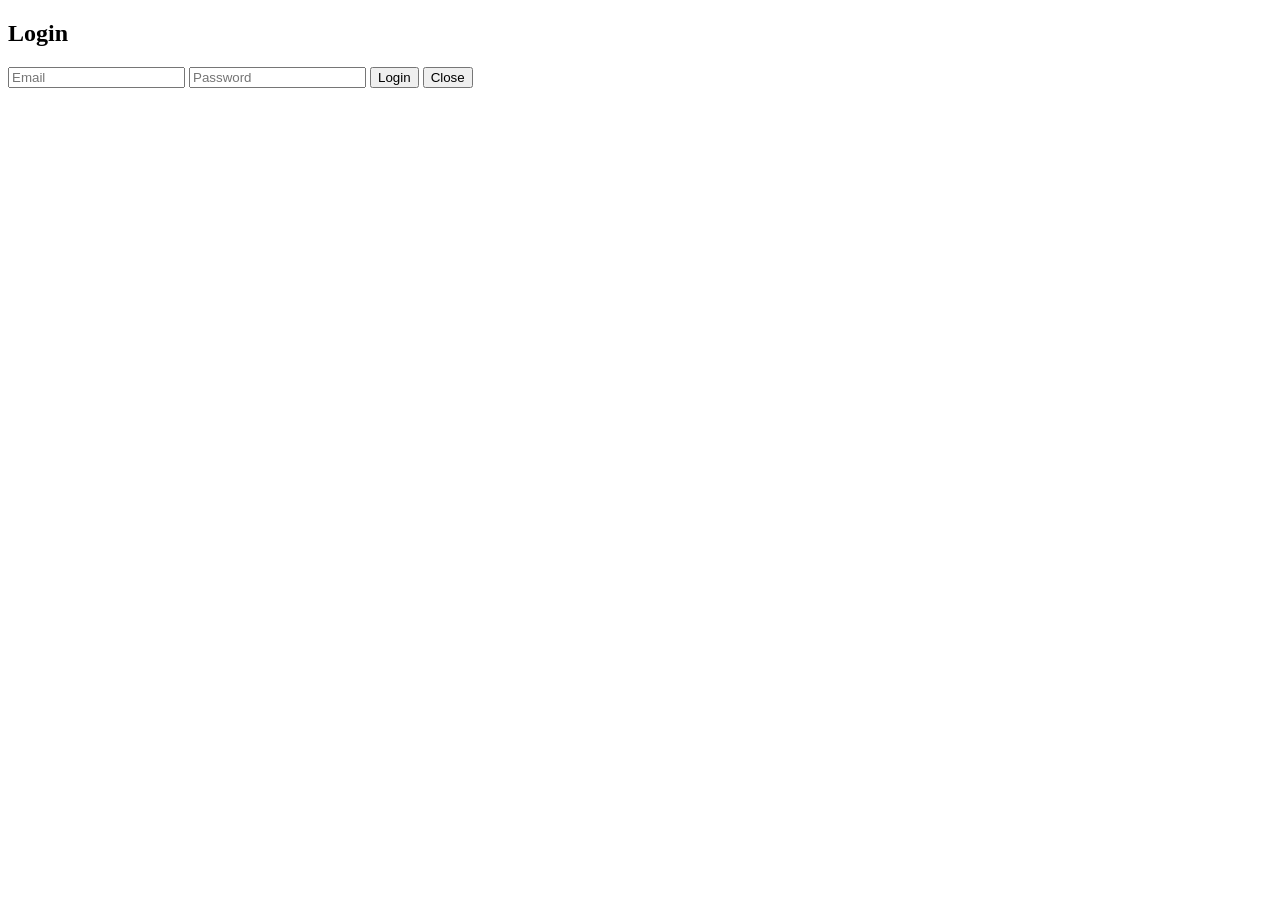
<file: login-popup.html>
<!DOCTYPE html>
<html lang="en">
<head>
  <meta charset="UTF-8">
  <meta name="viewport" content="width=device-width, initial-scale=1.0">
  <title>Document</title>
</head>
<body>
  <!-- login-popup.html -->
<div id="loginPopup" class="popup-login-box">
  <h2>Login</h2>

  <input type="email" id="loginEmail" placeholder="Email">
  <input type="password" id="loginPassword" placeholder="Password">

  <button onclick="loginUser()">Login</button>
  <button onclick="closePopup()">Close</button>
</div>
</body>
</html>
</file>
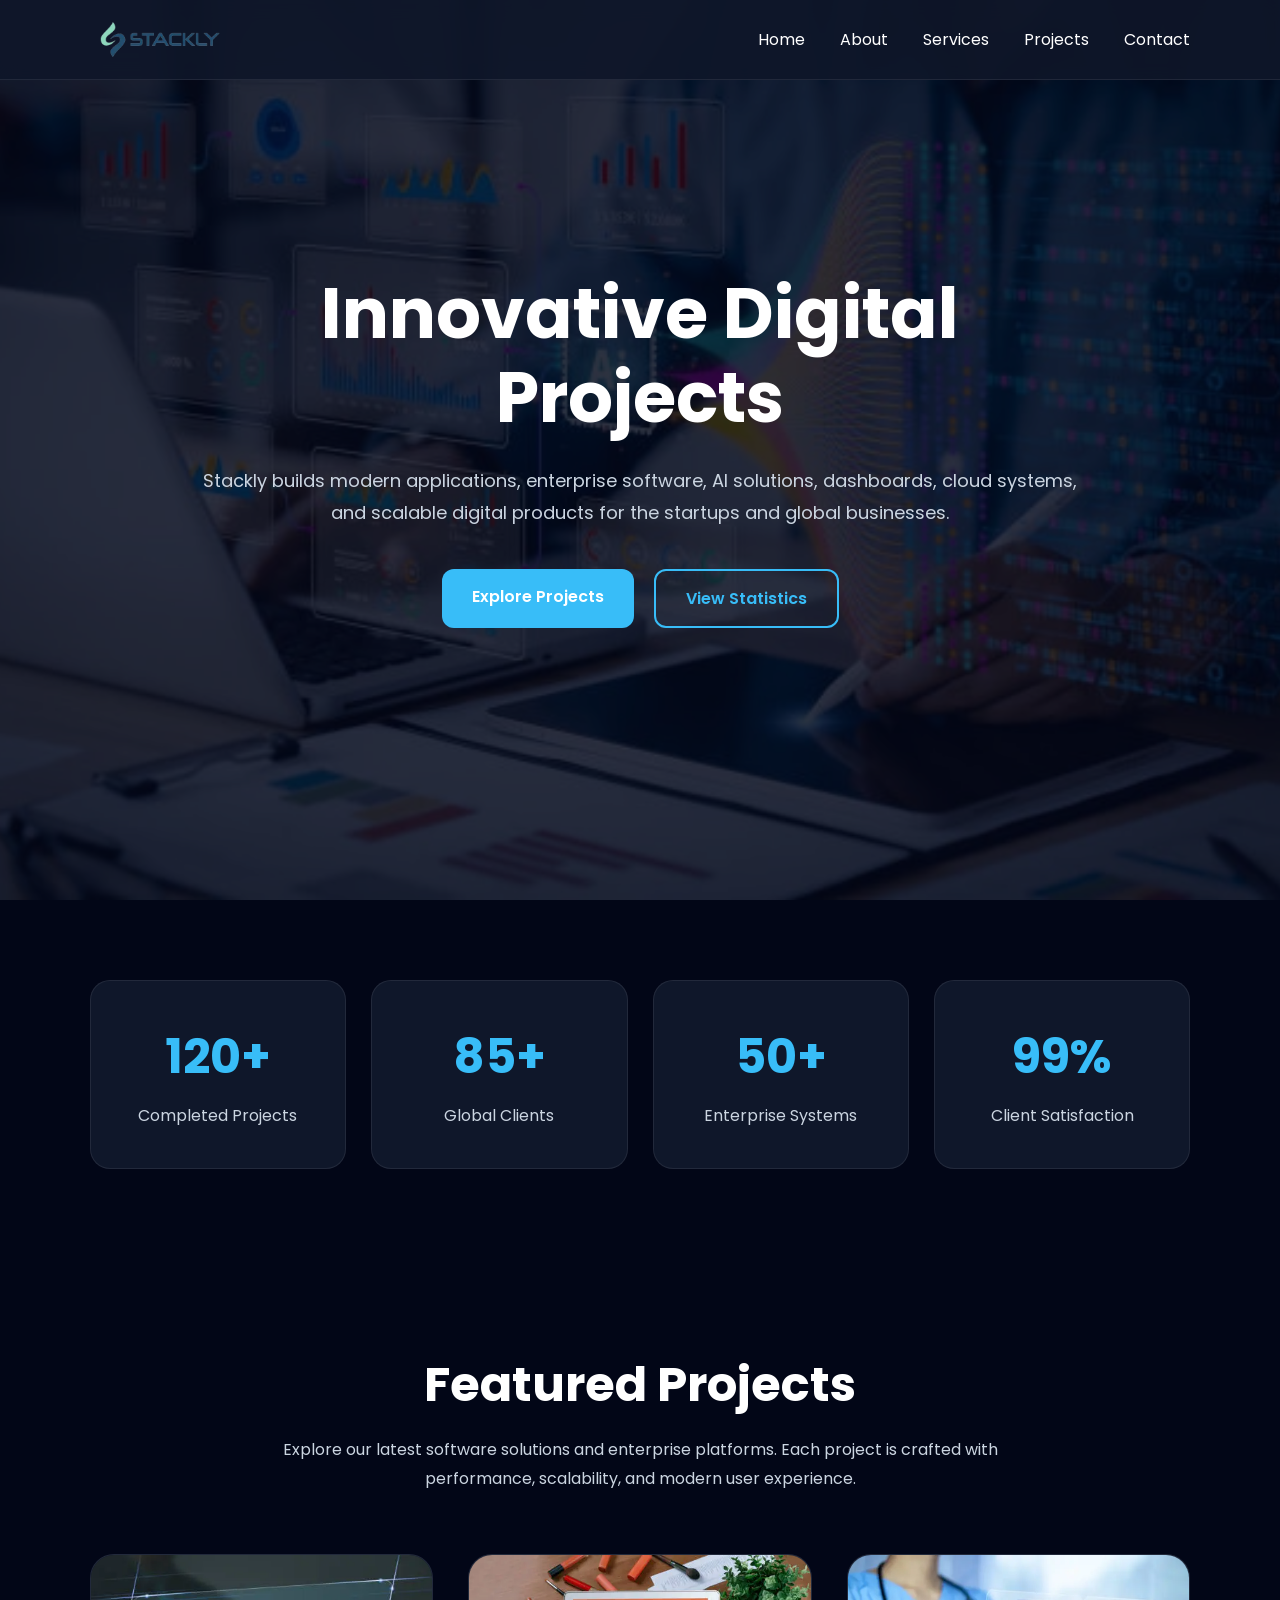
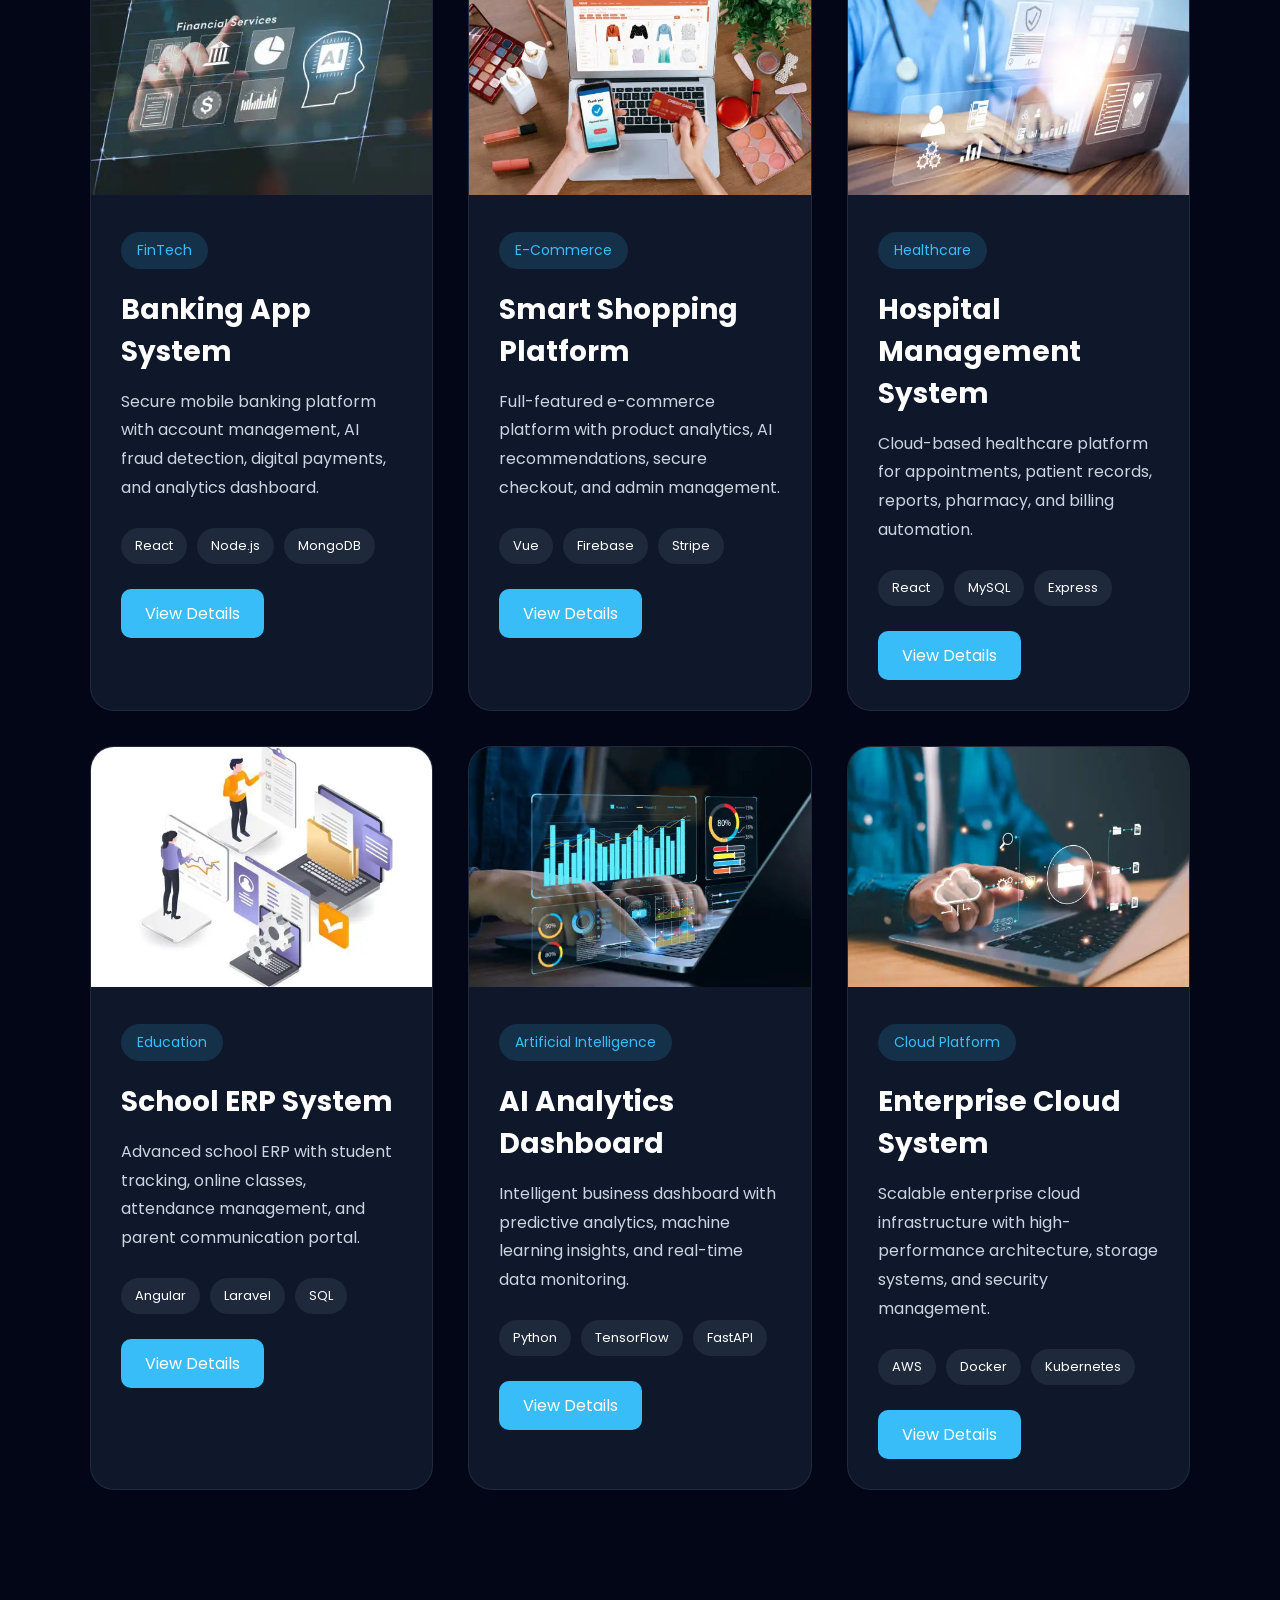
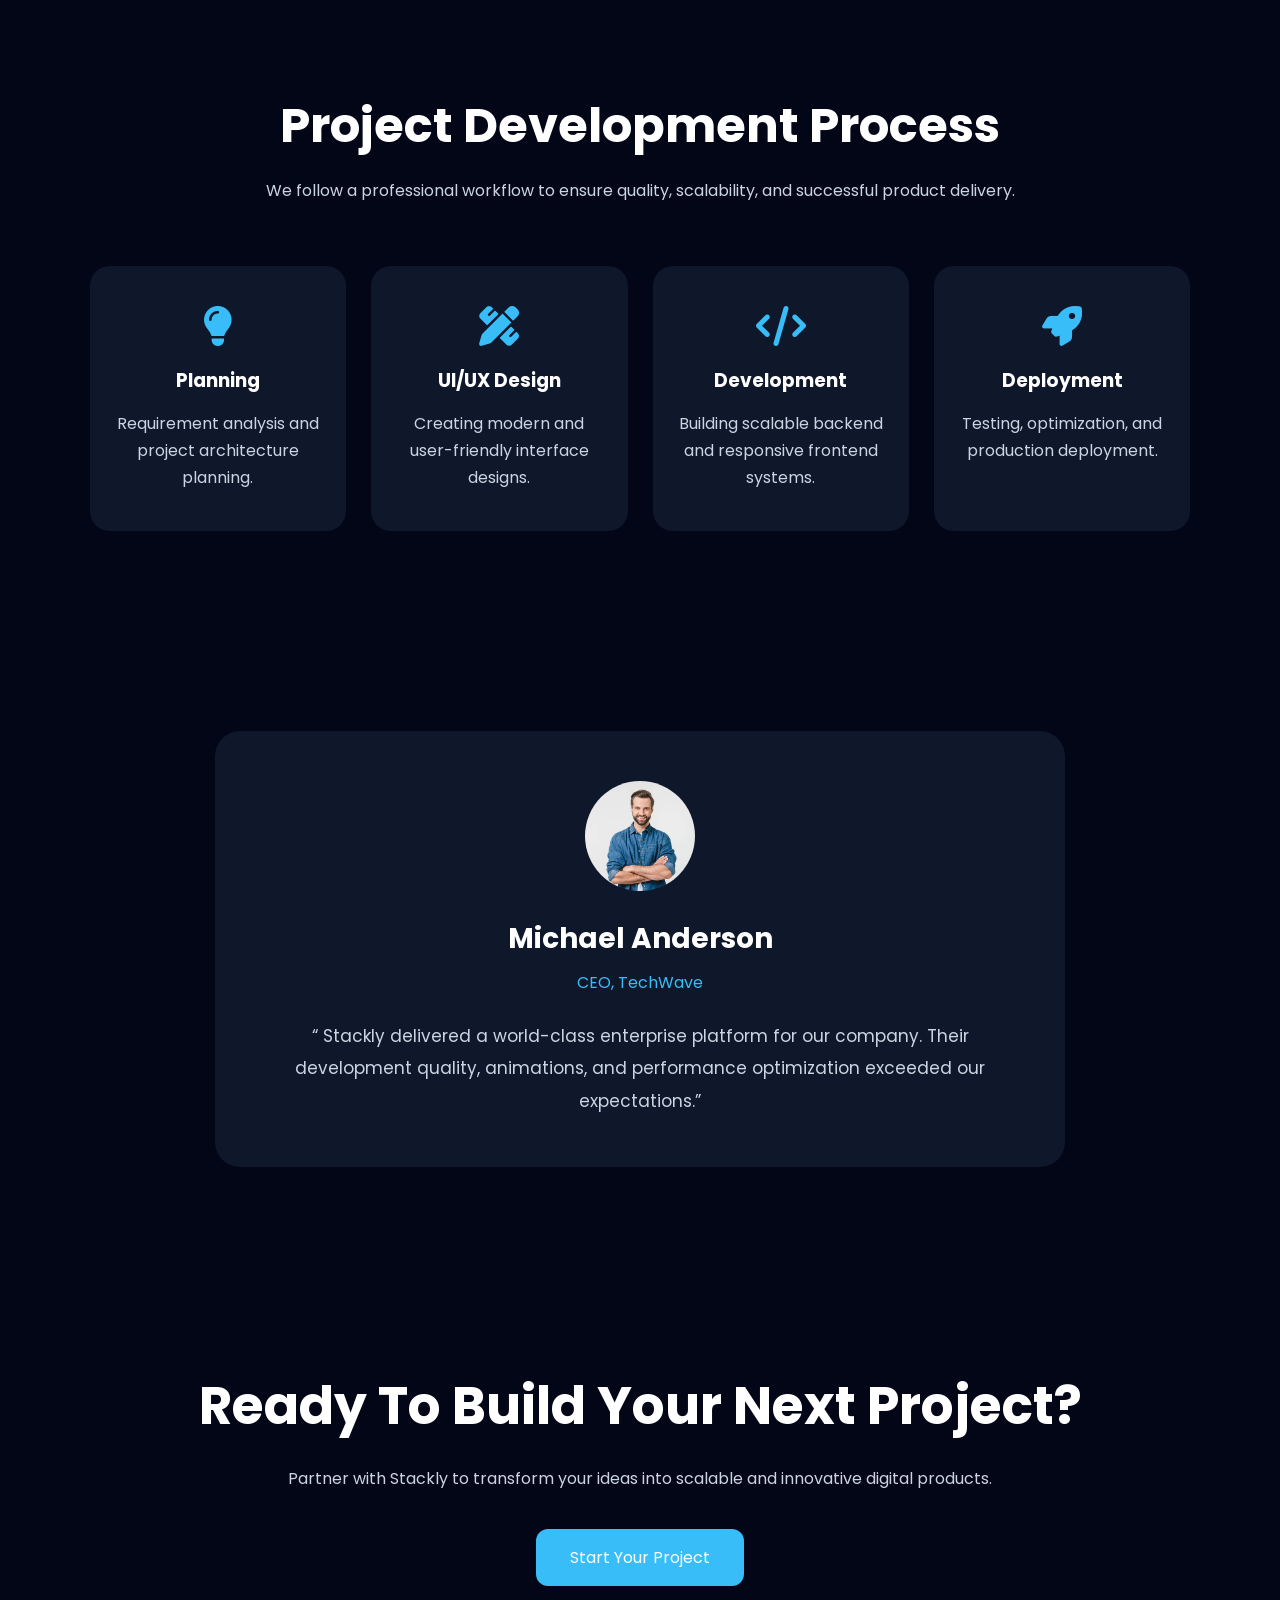
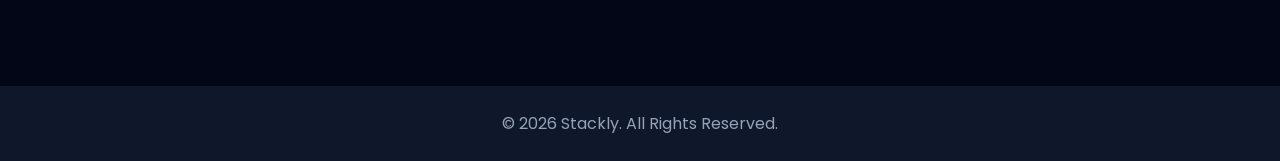
<file: projects.html>
<!DOCTYPE html>
<html lang="en">
<head>
  <meta charset="UTF-8">
  <meta name="viewport" content="width=device-width, initial-scale=1.0">
  <title>Projects | Stackly</title>

  <!-- CSS -->
  <link rel="stylesheet" href="css/projects.css">

  <!-- FONT AWESOME -->
  <link rel="stylesheet" href="https://cdnjs.cloudflare.com/ajax/libs/font-awesome/6.5.1/css/all.min.css">
</head>
<body>

<!-- ================= NAVBAR ================= -->
<header class="navbar">

  <div class="sidebar-logo" onclick="goHome()">
  <img src="assets/logo-stackly (1).webp" alt="Company Logo">
</div>

  <nav>
    <ul class="nav-links" id="navLinks">
      <li><a href="index.html">Home</a></li>
      <li><a href="about.html">About</a></li>
      <li><a href="services.html">Services</a></li>
      <li><a href="projects.html">Projects</a></li>
      <li><a href="contact.html">Contact</a></li>
    </ul>
  </nav>
  


  <div class="menu" id="menuBtn">
    <i class="fa-solid fa-bars"></i>
  </div>

</header>


<!-- ================= HERO SECTION ================= -->

<section class="projects-hero">

  <div class="hero-overlay"></div>

  <div class="hero-content">
    <h1>Innovative Digital Projects</h1>

    <p>
      Stackly builds modern applications, enterprise software,
      AI solutions, dashboards, cloud systems, and scalable digital products
      for the startups and global businesses.
    </p>

    <div class="hero-buttons">
      <a onclick="goError()" class="hero-btn">Explore Projects</a>
      <a onclick="goError()" class="hero-btn-outline">View Statistics</a>
    </div>
  </div>

</section>


<!-- ================= STATS SECTION ================= -->
<section class="stats-section" id="stats">

  <div class="stat-box">
    <h2>120+</h2>
    <p>Completed Projects</p>
  </div>

  <div class="stat-box">
    <h2>85+</h2>
    <p>Global Clients</p>
  </div>

  <div class="stat-box">
    <h2>50+</h2>
    <p>Enterprise Systems</p>
  </div>

  <div class="stat-box">
    <h2>99%</h2>
    <p>Client Satisfaction</p>
  </div>

</section>


<!-- ================= PROJECTS SECTION ================= -->
<section class="projects-section" id="projects">

  <div class="section-title">
    <h2>Featured Projects</h2>
    <p>
      Explore our latest software solutions and enterprise platforms.
      Each project is crafted with performance, scalability,
      and modern user experience.
    </p>
  </div>


  <div class="projects-grid">


    <!-- CARD 1 -->
    <div class="project-card">

      <div class="project-image">
        <img src="assets/Project-1.webp" alt="">
      </div>

      <div class="project-content">
        <span class="project-tag">FinTech</span>

        <h3>Banking App System</h3>

        <p>
          Secure mobile banking platform with account management,
          AI fraud detection, digital payments, and analytics dashboard.
        </p>

        <div class="project-tech">
          <span>React</span>
          <span>Node.js</span>
          <span>MongoDB</span>
        </div>

        <a onclick="goError()" class="project-btn">View Details</a>
      </div>

    </div>


    <!-- CARD 2 -->
    <div class="project-card">

      <div class="project-image">
        <img src="assets/Project-2.webp" alt="">
      </div>

      <div class="project-content">
        <span class="project-tag">E-Commerce</span>

        <h3>Smart Shopping Platform</h3>

        <p>
          Full-featured e-commerce platform with product analytics,
          AI recommendations, secure checkout, and admin management.
        </p>

        <div class="project-tech">
          <span>Vue</span>
          <span>Firebase</span>
          <span>Stripe</span>
        </div>

        <a onclick="goError()" class="project-btn">View Details</a>
      </div>

    </div>


    <!-- CARD 3 -->
    <div class="project-card">

      <div class="project-image">
        <img src="assets/Project-3.webp" alt="">
      </div>

      <div class="project-content">
        <span class="project-tag">Healthcare</span>

        <h3>Hospital Management System</h3>

        <p>
          Cloud-based healthcare platform for appointments,
          patient records, reports, pharmacy, and billing automation.
        </p>

        <div class="project-tech">
          <span>React</span>
          <span>MySQL</span>
          <span>Express</span>
        </div>

        <a onclick="goError()" class="project-btn">View Details</a>
      </div>

    </div>


    <!-- CARD 4 -->
    <div class="project-card">

      <div class="project-image">
        <img src="assets/Project-4.webp" alt="">
      </div>

      <div class="project-content">
        <span class="project-tag">Education</span>

        <h3>School ERP System</h3>

        <p>
          Advanced school ERP with student tracking,
          online classes, attendance management,
          and parent communication portal.
        </p>

        <div class="project-tech">
          <span>Angular</span>
          <span>Laravel</span>
          <span>SQL</span>
        </div>

        <a onclick="goError()" class="project-btn">View Details</a>
      </div>

    </div>


    <!-- CARD 5 -->
    <div class="project-card">

      <div class="project-image">
        <img src="assets/Project-5.webp" alt="">
      </div>

      <div class="project-content">
        <span class="project-tag">Artificial Intelligence</span>

        <h3>AI Analytics Dashboard</h3>

        <p>
          Intelligent business dashboard with predictive analytics,
          machine learning insights, and real-time data monitoring.
        </p>

        <div class="project-tech">
          <span>Python</span>
          <span>TensorFlow</span>
          <span>FastAPI</span>
        </div>

        <a onclick="goError()" class="project-btn">View Details</a>
      </div>

    </div>


    <!-- CARD 6 -->
    <div class="project-card">

      <div class="project-image">
        <img src="assets/Project-6.webp" alt="">
      </div>

      <div class="project-content">
        <span class="project-tag">Cloud Platform</span>

        <h3>Enterprise Cloud System</h3>

        <p>
          Scalable enterprise cloud infrastructure with
          high-performance architecture, storage systems,
          and security management.
        </p>

        <div class="project-tech">
          <span>AWS</span>
          <span>Docker</span>
          <span>Kubernetes</span>
        </div>

        <a onclick="goError()" class="project-btn">View Details</a>
      </div>

    </div>

  </div>

</section>


<!-- ================= TIMELINE ================= -->
<section class="timeline-section">

  <div class="section-title">
    <h2>Project Development Process</h2>
    <p>
      We follow a professional workflow to ensure quality,
      scalability, and successful product delivery.
    </p>
  </div>

  <div class="timeline">

    <div class="timeline-box">
      <i class="fa-solid fa-lightbulb"></i>
      <h3>Planning</h3>
      <p>Requirement analysis and project architecture planning.</p>
    </div>

    <div class="timeline-box">
      <i class="fa-solid fa-pen-ruler"></i>
      <h3>UI/UX Design</h3>
      <p>Creating modern and user-friendly interface designs.</p>
    </div>

    <div class="timeline-box">
      <i class="fa-solid fa-code"></i>
      <h3>Development</h3>
      <p>Building scalable backend and responsive frontend systems.</p>
    </div>

    <div class="timeline-box">
      <i class="fa-solid fa-rocket"></i>
      <h3>Deployment</h3>
      <p>Testing, optimization, and production deployment.</p>
    </div>

  </div>

</section>


<!-- ================= TESTIMONIAL ================= -->
<section class="testimonial-section">

  <div class="testimonial-card">

    <img src="assets/team3.webp" alt="">

    <h3>Michael Anderson</h3>

    <span>CEO, TechWave</span>

    <p>
      “ Stackly delivered a world-class enterprise platform for our company.
      Their development quality, animations, and performance optimization
      exceeded our expectations.”
    </p>

  </div>

</section>

<!-- ================= CTA SECTION ================= -->
<section class="cta-section">

  <h2>Ready To Build Your Next Project?</h2>

  <p>
    Partner with Stackly to transform your ideas into
    scalable and innovative digital products.
  </p>

  <a onclick="goError()" class="cta-btn">Start Your Project</a>

</section>


<!-- ================= FOOTER ================= -->
<footer class="footer">
  <p>© 2026 Stackly. All Rights Reserved.</p>
</footer>


<!-- JAVASCRIPT -->
<script src="javaScript/script.js"></script>

</body>
</html>
</file>
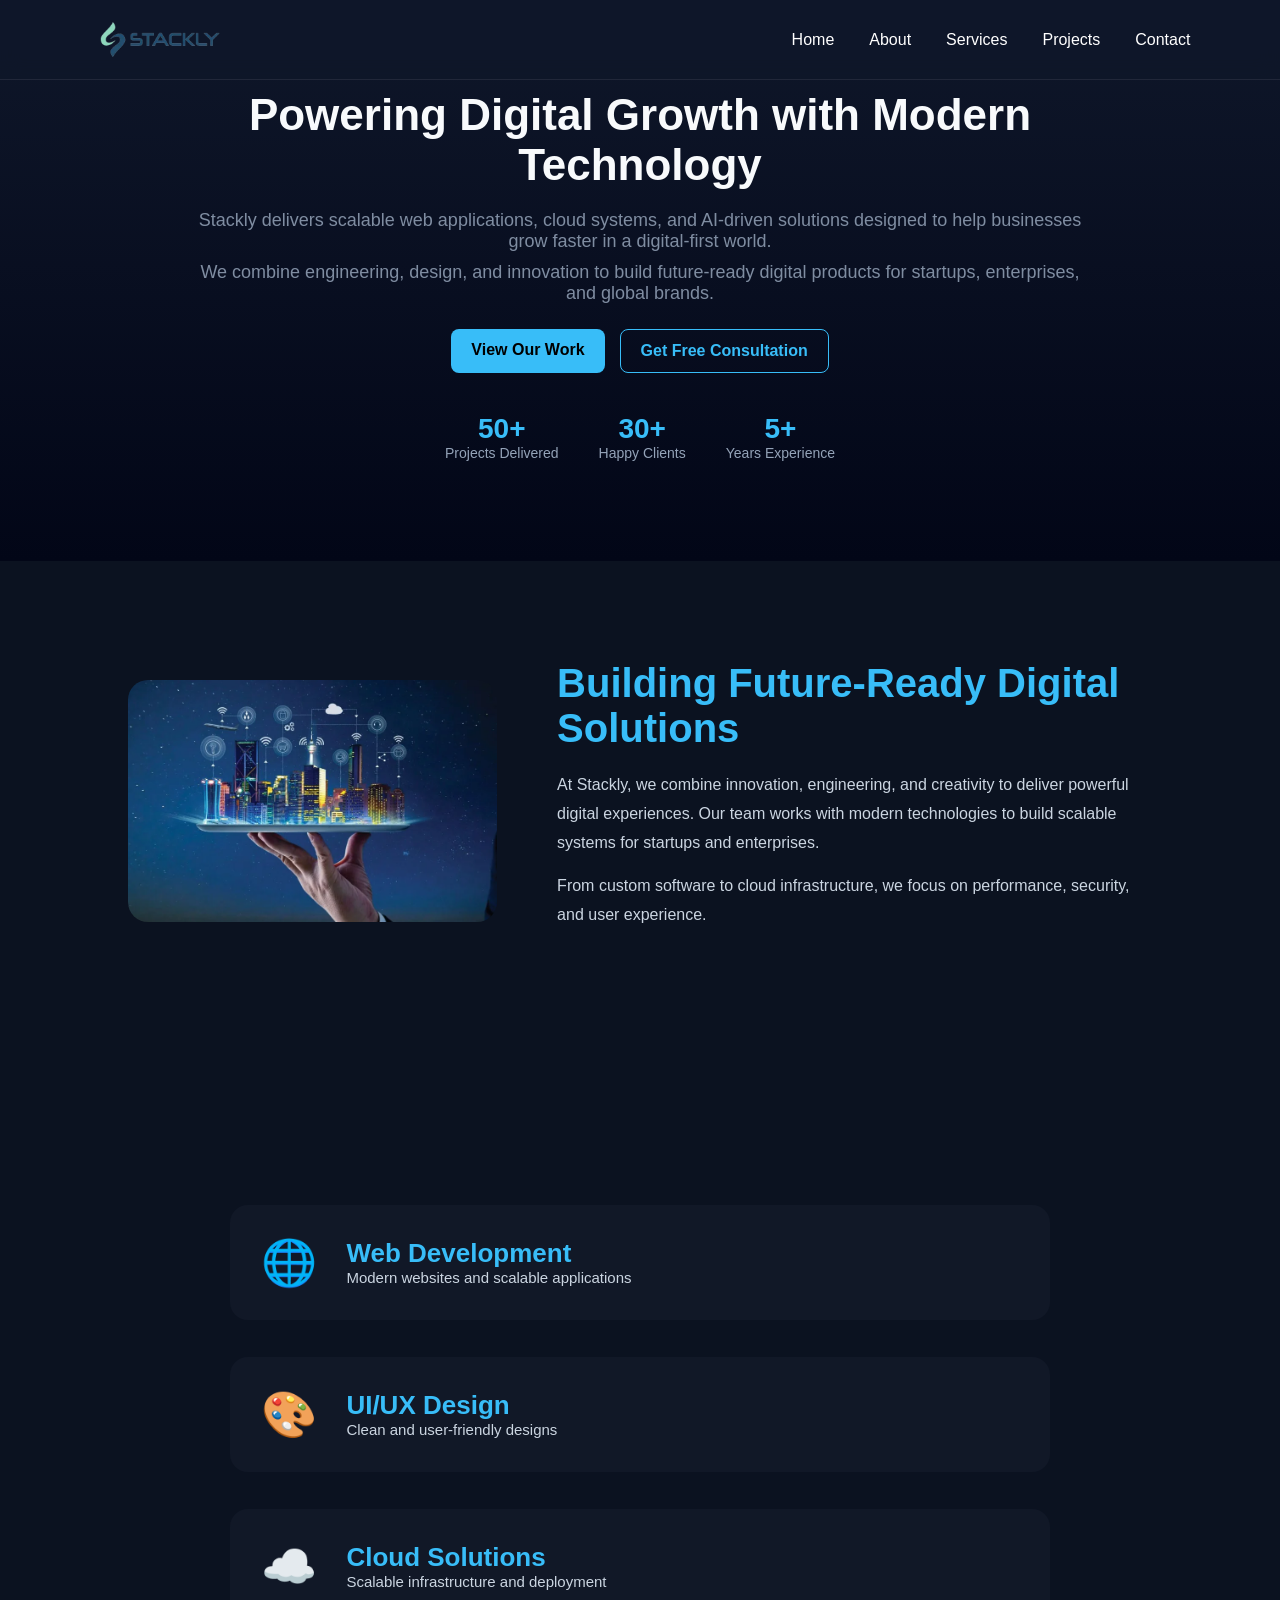
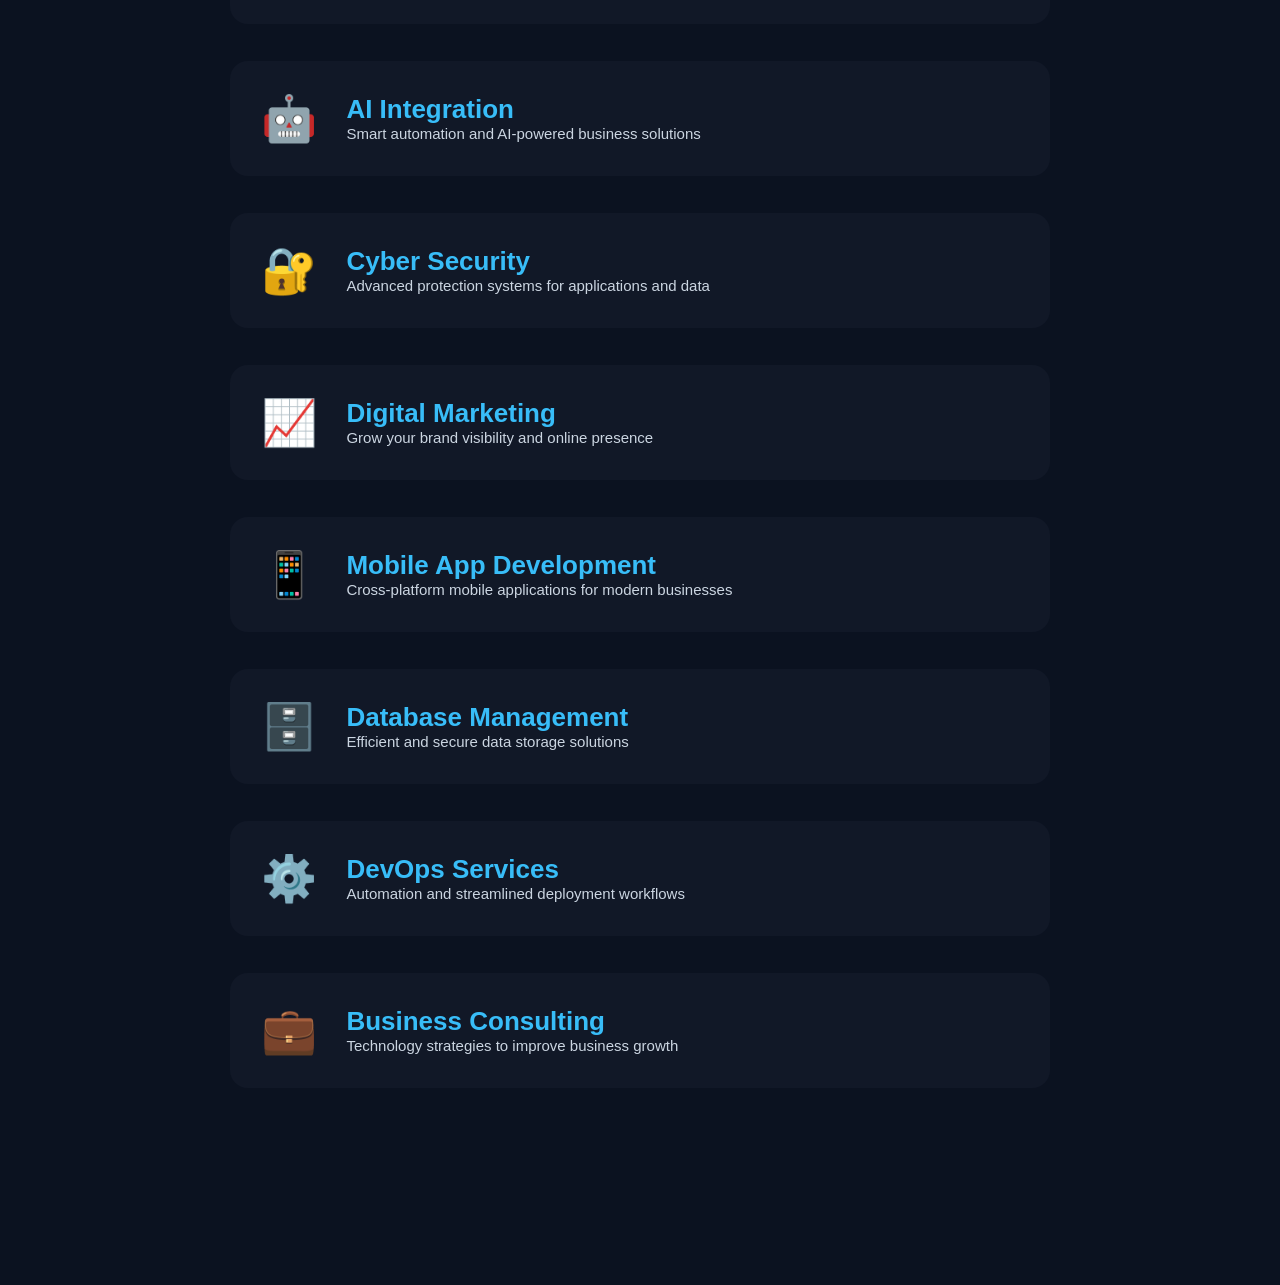
<file: services.html>
<!DOCTYPE html>
<html>
<head>
  <title>Services | Stackly</title>
  <meta charset="UTF-8">
  <meta name="viewport" content="width=device-width, initial-scale=1.0">
  <link rel="stylesheet" href="css/services.css">
</head>

<body>

<!-- NAVBAR -->
<header class="navbar">
  
  <div class="sidebar-logo" onclick="goHome()">
  <img src="assets/logo-stackly (1).webp" alt="Company Logo">
</div>

  <nav>
    <ul class="nav-links">
      <li><a href="index.html">Home</a></li>
      <li><a href="about.html">About</a></li>
      <li><a href="services.html">Services</a></li>
      <li><a href="projects.html">Projects</a></li>
      <li><a href="contact.html">Contact</a></li>
    </ul>
  </nav>

  

  <div class="menu" id="menuBtn">☰</div>
</header>

<!-- HERO -->
<!-- HERO -->
<section class="hero">

  <div class="hero-content">

    <h1>Powering Digital Growth with Modern Technology</h1>

    <p class="hero-subtext">
      Stackly delivers scalable web applications, cloud systems, and AI-driven solutions
      designed to help businesses grow faster in a digital-first world.
    </p>

    <p class="hero-subtext">
      We combine engineering, design, and innovation to build future-ready digital products
      for startups, enterprises, and global brands.
    </p>

    <div class="hero-buttons">
      <a onclick="goError()" class="btn primary">View Our Work</a>
      <a onclick="goError()" class="btn secondary">Get Free Consultation</a>
    </div>

    <div class="hero-stats">

      <div class="stat">
        <h3>50+</h3>
        <p>Projects Delivered</p>
      </div>

      <div class="stat">
        <h3>30+</h3>
        <p>Happy Clients</p>
      </div>

      <div class="stat">
        <h3>5+</h3>
        <p>Years Experience</p>
      </div>

    </div>

  </div>

</section>

<!-- COMPANY IMAGE SECTION -->
<section class="company-showcase">

  <div class="showcase-image">
    <img src="assets/img1.webp" alt="Stackly Team">
  </div>

  <div class="showcase-content">
    <h2>Building Future-Ready Digital Solutions</h2>

    <p>
      At Stackly, we combine innovation, engineering, and creativity to deliver powerful digital experiences.
      Our team works with modern technologies to build scalable systems for startups and enterprises.
    </p>

    <p>
      From custom software to cloud infrastructure, we focus on performance, security, and user experience.
    </p>

  </div>

</section>

<!-- SERVICE CARDS -->
<section class="services">

 <section class="services">

  <!-- WEB -->
  <div class="service-wrapper">

    <div class="service-card" onclick="toggleDetail(this)">
      <div class="icon">🌐</div>

      <div class="service-content">
        <h2>Web Development</h2>
        <p>Modern websites and scalable applications</p>
      </div>
    </div>

    <div class="service-detail">
      <ul>
        <li>Responsive Websites</li>
        <li>Frontend Development</li>
        <li>Backend APIs</li>
        <li>Full Stack Applications</li>
      </ul>
    </div>

  </div>

  <!-- UI UX -->
  <div class="service-wrapper">

    <div class="service-card" onclick="toggleDetail(this)">
      <div class="icon">🎨</div>

      <div class="service-content">
        <h2>UI/UX Design</h2>
        <p>Clean and user-friendly designs</p>
      </div>
    </div>

    <div class="service-detail">
      <ul>
        <li>User Research</li>
        <li>Wireframing</li>
        <li>Prototyping</li>
        <li>Design Systems</li>
      </ul>
    </div>

  </div>

  <!-- CLOUD -->
  <div class="service-wrapper">

    <div class="service-card" onclick="toggleDetail(this)">
      <div class="icon">☁️</div>

      <div class="service-content">
        <h2>Cloud Solutions</h2>
        <p>Scalable infrastructure and deployment</p>
      </div>
    </div>

    <div class="service-detail">
      <ul>
        <li>AWS Deployment</li>
        <li>Cloud Architecture</li>
        <li>Server Management</li>
        <li>DevOps Automation</li>
      </ul>
    </div>

  </div>

  <!-- AI INTEGRATION -->
<div class="service-wrapper">

  <div class="service-card" onclick="toggleDetail(this)">
    <div class="icon">🤖</div>

    <div class="service-content">
      <h2>AI Integration</h2>
      <p>Smart automation and AI-powered business solutions</p>
    </div>
  </div>

  <div class="service-detail">
    <ul>
      <li>AI Chatbots</li>
      <li>Workflow Automation</li>
      <li>AI APIs Integration</li>
      <li>Predictive Analytics</li>
    </ul>
  </div>

</div>

<!-- CYBER SECURITY -->
<div class="service-wrapper">

  <div class="service-card" onclick="toggleDetail(this)">
    <div class="icon">🔐</div>

    <div class="service-content">
      <h2>Cyber Security</h2>
      <p>Advanced protection systems for applications and data</p>
    </div>
  </div>

  <div class="service-detail">
    <ul>
      <li>Network Security</li>
      <li>Data Protection</li>
      <li>Threat Monitoring</li>
      <li>Security Audits</li>
    </ul>
  </div>

</div>

<!-- DIGITAL MARKETING -->
<div class="service-wrapper">

  <div class="service-card" onclick="toggleDetail(this)">
    <div class="icon">📈</div>

    <div class="service-content">
      <h2>Digital Marketing</h2>
      <p>Grow your brand visibility and online presence</p>
    </div>
  </div>

  <div class="service-detail">
    <ul>
      <li>SEO Optimization</li>
      <li>Social Media Marketing</li>
      <li>Google Ads Campaigns</li>
      <li>Brand Strategy</li>
    </ul>
  </div>

</div>

<!-- MOBILE APP DEVELOPMENT -->
<div class="service-wrapper">

  <div class="service-card" onclick="toggleDetail(this)">
    <div class="icon">📱</div>

    <div class="service-content">
      <h2>Mobile App Development</h2>
      <p>Cross-platform mobile applications for modern businesses</p>
    </div>
  </div>

  <div class="service-detail">
    <ul>
      <li>Android Applications</li>
      <li>iOS Applications</li>
      <li>Flutter Development</li>
      <li>App Maintenance</li>
    </ul>
  </div>

</div>

<!-- DATABASE MANAGEMENT -->
<div class="service-wrapper">

  <div class="service-card" onclick="toggleDetail(this)">
    <div class="icon">🗄️</div>

    <div class="service-content">
      <h2>Database Management</h2>
      <p>Efficient and secure data storage solutions</p>
    </div>
  </div>

  <div class="service-detail">
    <ul>
      <li>MySQL & MongoDB</li>
      <li>Database Optimization</li>
      <li>Data Backup Systems</li>
      <li>Cloud Databases</li>
    </ul>
  </div>

</div>

<!-- DEVOPS SERVICES -->
<div class="service-wrapper">

  <div class="service-card" onclick="toggleDetail(this)">
    <div class="icon">⚙️</div>

    <div class="service-content">
      <h2>DevOps Services</h2>
      <p>Automation and streamlined deployment workflows</p>
    </div>
  </div>

  <div class="service-detail">
    <ul>
      <li>CI/CD Pipelines</li>
      <li>Docker & Kubernetes</li>
      <li>Server Automation</li>
      <li>Infrastructure Monitoring</li>
    </ul>
  </div>

</div>

<!-- BUSINESS CONSULTING -->
<div class="service-wrapper">

  <div class="service-card" onclick="toggleDetail(this)">
    <div class="icon">💼</div>

    <div class="service-content">
      <h2>Business Consulting</h2>
      <p>Technology strategies to improve business growth</p>
    </div>
  </div>

  <div class="service-detail">
    <ul>
      <li>Digital Transformation</li>
      <li>Technology Planning</li>
      <li>Startup Consulting</li>
      <li>Enterprise Solutions</li>
    </ul>
  </div>

</div>

</section>



<script src="javaScript/services.js"></script>

</body>
</html>
</file>
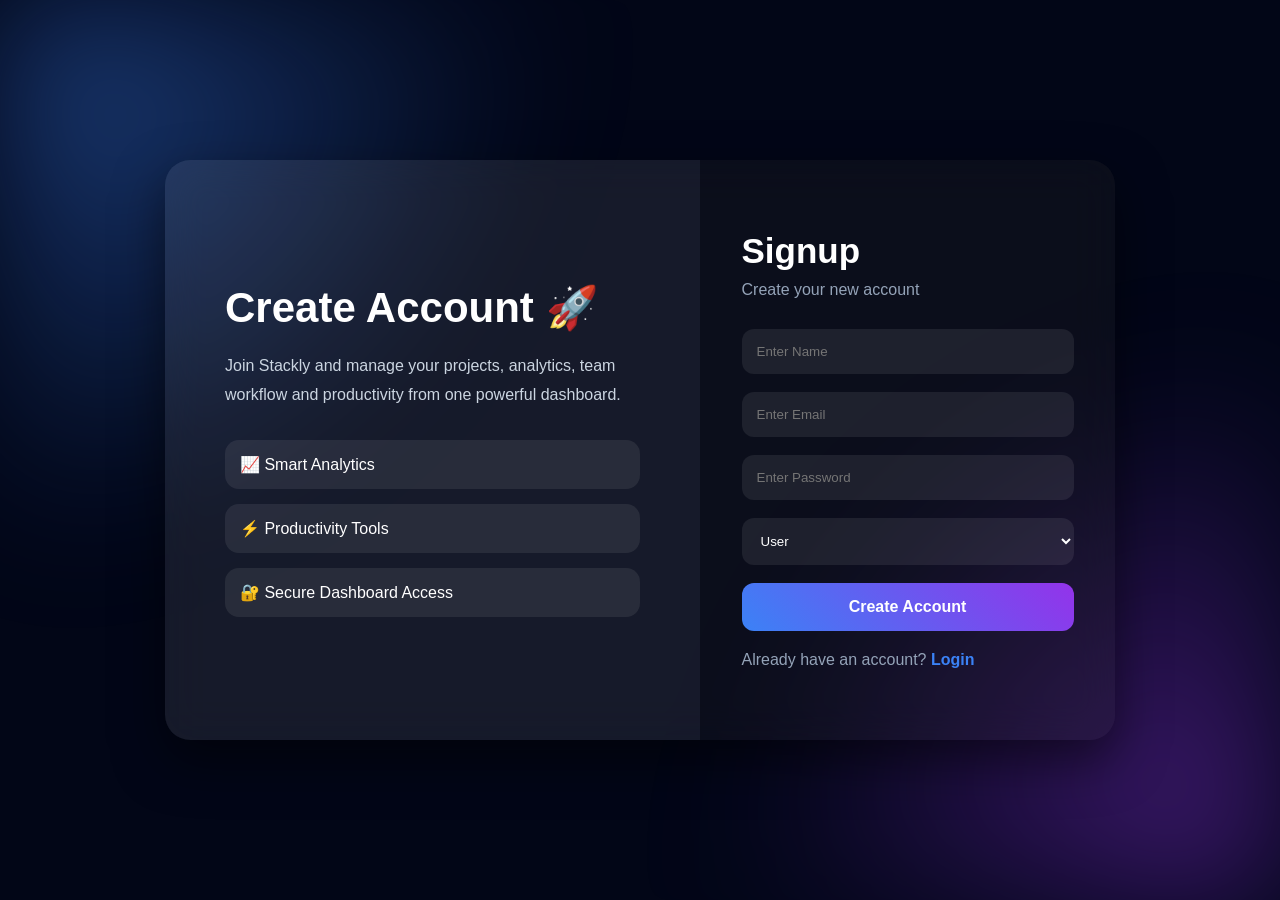
<file: signup.html>
<!DOCTYPE html>
<html lang="en">
<head>
  <meta charset="UTF-8">
  <meta name="viewport" content="width=device-width, initial-scale=1.0">
  <title>Signup | Stackly</title>

  <link rel="stylesheet" href="css/signup.css">
</head>
<body>

<!-- BACKGROUND -->
<div class="bg-glow"></div>

<!-- MAIN CONTAINER -->
<div class="auth-container">

  <!-- LEFT SIDE -->
  <div class="auth-left">

    <h1>Create Account 🚀</h1>

    <p>
      Join Stackly and manage your projects,
      analytics, team workflow and productivity
      from one powerful dashboard.
    </p>

    <div class="feature-list">
      <div class="feature-card">📈 Smart Analytics</div>
      <div class="feature-card">⚡ Productivity Tools</div>
      <div class="feature-card">🔐 Secure Dashboard Access</div>
    </div>

  </div>

  <!-- RIGHT SIDE -->
  <div class="auth-right">

    <div class="signup-box">

      <h2>Signup</h2>
      <span>Create your new account</span>

      <input id="name" type="text" placeholder="Enter Name">

      <input id="email" type="email" placeholder="Enter Email">

      <input id="password" type="password" placeholder="Enter Password">

      <select id="role">
        <option value="user">User</option>
        <option value="manager">Manager</option>
        <option value="admin">Admin</option>
      </select>

      <button onclick="signup()">Create Account</button>

      <p class="switch-page">
        Already have an account?
        <a href="login.html">Login</a>
      </p>

    </div>

  </div>

</div>

<script src="javaScript/auth.js"></script>

</body>
</html>
</file>
<file: css/home.css>
@import url('https://fonts.googleapis.com/css2?family=Poppins:wght@300;400;500;600;700;800&display=swap');

/* ================= GLOBAL ================= */

*{
  margin:0;
  padding:0;
  box-sizing:border-box;
  font-family:'Poppins',sans-serif;
}

html{
  scroll-behavior:smooth;
}

body{
  background:#020617;
  color:#ffffff;
  overflow-x:hidden;
  line-height:1.8;
}

.sidebar-logo {
  display: flex;
  align-items: center;
  justify-content: center;
  padding: 20px 10px;
  cursor: pointer;
}

.sidebar-logo img {
  width: 120px;      /* adjust size */
  height: auto;
  object-fit: contain;
  transition: 0.3s ease;
}

.sidebar-logo img:hover {
  transform: scale(1.05);
}

.footer-logo {
  display: flex;
  align-items: center;
  justify-content: start;
  padding: 20px 10px;
  padding-left: 0;
  cursor: pointer;
  
}

.footer-logo img {
  width: 230px;      /* adjust size */
  height: auto;
  object-fit: contain;
  transition: 0.3s ease;
}

.footer-logo img:hover {
  transform: scale(1.05);
}

/* ================= SCROLLBAR ================= */

::-webkit-scrollbar{
  width:10px;
}

::-webkit-scrollbar-track{
  background:#020617;
}

::-webkit-scrollbar-thumb{
  background:linear-gradient(#2563eb,#06b6d4);
  border-radius:20px;
}

/* ================= ANIMATIONS ================= */

@keyframes fadeUp{

  from{
    opacity:0;
    transform:translateY(60px);
  }

  to{
    opacity:1;
    transform:translateY(0);
  }

}

@keyframes float{

  0%{
    transform:translateY(0);
  }

  50%{
    transform:translateY(-10px);
  }

  100%{
    transform:translateY(0);
  }

}

@keyframes glow{

  0%{
    box-shadow:0 0 10px rgba(37,99,235,0.3);
  }

  50%{
    box-shadow:0 0 30px rgba(37,99,235,0.7);
  }

  100%{
    box-shadow:0 0 10px rgba(37,99,235,0.3);
  }

}

.fade-in{
  animation:fadeUp 1s ease forwards;
}

/* ================= NAVBAR ================= */

.navbar{
  width:100%;
  padding:8px 8%;
  display:flex;
  justify-content:space-between;
  align-items:center;
  position:fixed;
  top:0;
  left:0;
  z-index:1000;
  background:rgba(2,6,23,0.9);
  backdrop-filter:blur(14px);
  border-bottom:1px solid rgba(255,255,255,0.08);
}

.logo{
  font-size:38px;
  font-weight:700;
  color:#ffffff;
}

.nav-links{
  display:flex;
  gap:35px;
  list-style:none;
}

.nav-links a{
  text-decoration:none;
  color:#ffffff;
  font-size:18px;
  font-weight:500;
  position:relative;
  transition:0.3s;
}

.nav-links a::after{
  content:'';
  position:absolute;
  left:0;
  bottom:-8px;
  width:0%;
  height:2px;
  background:#3b82f6;
  transition:0.4s;
}

.nav-links a:hover::after{
  width:100%;
}

.nav-links a:hover{
  color:#60a5fa;
}

.auth-buttons{
  display:flex;
  gap:15px;
  
}

.btn-outline,
.btn-primary{
  padding:12px 25px;
  border-radius:40px;
  text-decoration:none;
  font-size:16px;
  font-weight:600;
  transition:0.4s;
}

.btn-outline{
  border:2px solid #3b82f6;
  background:linear-gradient(135deg,#2563eb,#06b6d4);
  color:#ffffff;
}

.btn-outline:hover{
  background:#3b82f6;
}

.btn-primary{
  border:2px solid #3b82f6;
  background:linear-gradient(135deg,#2563eb,#06b6d4);
  color:#ffffff;
}

.btn-primary:hover{
  transform:translateY(-3px);
  animation:glow 1.5s infinite;
}

/* ================= TOGGLE ================= */

.menu{
  display:none;
  font-size:40px;
  color:#ffffff;
  cursor:pointer;
}

/* ================= HERO ================= */

.hero{
  min-height:100vh;
  display:flex;
  flex-direction:column;
  justify-content:center;
  align-items:center;
  text-align:center;
  padding:180px 8% 100px;
  position:relative;
  overflow:hidden;
}

.hero::before{
  content:'';
  position:absolute;
  width:500px;
  height:500px;
  background:rgba(37,99,235,0.15);
  filter:blur(100px);
  border-radius:50%;
  top:-100px;
  left:-100px;
}

.hero::after{
  content:'';
  position:absolute;
  width:400px;
  height:400px;
  background:rgba(6,182,212,0.12);
  filter:blur(100px);
  border-radius:50%;
  bottom:-100px;
  right:-100px;
}

.hero h1{
  font-size:70px;
  max-width:950px;
  line-height:1.3;
  margin-bottom:25px;
  font-weight:800;
  z-index:1;
}

.hero p{
  max-width:800px;
  font-size:22px;
  color:#cbd5e1;
  margin-bottom:40px;
  z-index:1;
}

.btn{
  padding:18px 40px;
  background:linear-gradient(135deg,#2563eb,#06b6d4);
  color:#ffffff;
  border-radius:50px;
  text-decoration:none;
  font-size:18px;
  font-weight:600;
  transition:0.4s;
  z-index:1;
}

.btn:hover{
  transform:translateY(-5px);
  animation:glow 1.5s infinite;
}

/* ================= SECTION ================= */

.section{
  padding:110px 8%;
}

.section h2{
  font-size:50px;
  margin-bottom:30px;
  text-align:center;
}

.text{
  max-width:900px;
  margin:auto;
  text-align:center;
  color:#cbd5e1;
  font-size:20px;
}

.dark{
  background:#0f172a;
}



/* ================= SERVICES ================= */

.service-list{
  margin-top:60px;
  display:grid;
  grid-template-columns:repeat(auto-fit,minmax(300px,1fr));
  gap:35px;
}

.service{
  background:rgba(255,255,255,0.05);
  padding:40px;
  border-radius:25px;
  border:1px solid rgba(255,255,255,0.08);
  transition:0.5s;
}

.service:hover{
  transform:translateY(-10px);
  border-color:#3b82f6;
  box-shadow:0 10px 30px rgba(37,99,235,0.2);
}

.service h3{
  font-size:28px;
  margin-bottom:20px;
}

.service p{
  color:#cbd5e1;
  font-size:18px;
}

/* ================= POINTS ================= */

.points{
  max-width:800px;
  margin:50px auto 0;
}

.points p{
  background:rgba(255,255,255,0.05);
  padding:22px 28px;
  margin-bottom:20px;
  border-radius:18px;
  border-left:4px solid #3b82f6;
  font-size:19px;
  transition:0.4s;
}

.points p:hover{
  transform:translateX(10px);
}

/* ================= STATS ================= */

.stats{
  margin-top:60px;
  display:grid;
  grid-template-columns:repeat(auto-fit,minmax(250px,1fr));
  gap:25px;
}

.stats div{
  background:linear-gradient(135deg,#1e293b,#0f172a);
  padding:45px;
  border-radius:20px;
  text-align:center;
  font-size:26px;
  font-weight:700;
  transition:0.4s;
}

.stats div:hover{
  transform:scale(1.05);
}

/* ================= CONTENT BOX ================= */

.content-box{
  max-width:850px;
  margin:50px auto 0;
  background:rgba(255,255,255,0.05);
  padding:45px;
  border-radius:25px;
  text-align:center;
  color:#cbd5e1;
  font-size:20px;
}

/* ================= TESTIMONIALS ================= */

.testimonial-wrapper{
  display:grid;
  grid-template-columns:repeat(auto-fit,minmax(320px,1fr));
  gap:35px;
  margin-top:60px;
}

.testimonial{
  background:#0f172a;
  padding:40px;
  border-radius:25px;
  transition:0.4s;
}

.testimonial:hover{
  transform:translateY(-10px);
  border:1px solid #3b82f6;
}

.testimonial p{
  color:#cbd5e1;
  margin-bottom:20px;
  font-size:18px;
}

.testimonial h4{
  color:#60a5fa;
  font-size:18px;
}

/* ================= CTA ================= */

.call-section{
  text-align:center;
}

.call-section p{
  color:#cbd5e1;
  margin:20px 0 35px;
  font-size:20px;
}

/* ================= FOOTER ================= */

.footer{
  background:#01040f;
  padding:90px 8% 40px;
}

.footer-top{
  display:grid;
  grid-template-columns:repeat(auto-fit,minmax(250px,1fr));
  gap:50px;
  margin-bottom:60px;
}

.footer-logo{
  font-size:40px;
  margin-bottom:20px;
}

.footer-box p{
  color:#94a3b8;
  font-size:18px;
}

.footer-box h3{
  margin-bottom:25px;
  font-size:28px;
}

.footer-box ul{
  list-style:none;
}

.footer-box ul li{
  margin-bottom:15px;
}

.footer-box ul li a{
  text-decoration:none;
  color:#94a3b8;
  font-size:18px;
  transition:0.3s;
}

.footer-box ul li a:hover{
  color:#3b82f6;
  padding-left:5px;
}

.footer-social{
  display:flex;
  gap:15px;
  margin-top:25px;
}

.footer-social a{
  width:50px;
  height:50px;
  display:flex;
  align-items:center;
  justify-content:center;
  border-radius:50%;
  background:#0f172a;
  color:#ffffff;
  text-decoration:none;
  transition:0.4s;
  font-size:20px;
}

.footer-social a:hover{
  transform:translateY(-5px);
  background:linear-gradient(135deg,#2563eb,#06b6d4);
}

.footer-contact p{
  margin-bottom:18px;
}

.footer-contact i{
  color:#3b82f6;
  margin-right:10px;
}

/* ================= NEWSLETTER ================= */

.newsletter{
  background:linear-gradient(135deg,#2563eb,#06b6d4);
  padding:45px;
  border-radius:30px;
  display:flex;
  justify-content:space-between;
  align-items:center;
  gap:30px;
  flex-wrap:wrap;
  margin-bottom:50px;
}

.newsletter-content h2{
  margin-bottom:10px;
  font-size:36px;
}

.newsletter-content p{
  font-size:18px;
}

.newsletter-form{
  display:flex;
  gap:15px;
  flex-wrap:wrap;
}

.newsletter-form input{
  padding:18px 20px;
  border:none;
  border-radius:50px;
  width:300px;
  outline:none;
  font-size:17px;
}

.newsletter-form button{
  padding:18px 28px;
  border:none;
  border-radius:50px;
  background:#020617;
  color:#ffffff;
  cursor:pointer;
  font-size:17px;
  font-weight:600;
  transition:0.4s;
}

.newsletter-form button:hover{
  transform:scale(1.05);
}

/* ================= FOOTER BOTTOM ================= */

.footer-bottom{
  border-top:1px solid rgba(255,255,255,0.08);
  padding-top:25px;
  display:flex;
  justify-content:space-between;
  align-items:center;
  flex-wrap:wrap;
  gap:20px;
}

.footer-bottom p{
  color:#94a3b8;
  font-size:17px;
}

.footer-bottom-links{
  display:flex;
  gap:25px;
}

.footer-bottom-links a{
  color:#94a3b8;
  text-decoration:none;
  font-size:17px;
  transition:0.3s;
}

.footer-bottom-links a:hover{
  color:#3b82f6;
}

/* ================= TABLET ================= */

/* ================= MOBILE AUTH BUTTONS ================= */

@media(max-width:992px){

  .auth-buttons{

    display:flex;
    
    margin-top:10px;
    margin-bottom: 10px;
   

    gap:15px;
  }

  .auth-buttons button{

    

    padding:8px 15px;


    border-radius:12px;

    font-size:17px;
  }

}

@media(max-width:992px){

  .menu{
    display:block;
  }

  

  .nav-links{
    position:fixed;
    top:90px;
    right:-100%;
    width:100%;
    height:100vh;
    background:#0f172a;
    flex-direction:column;
    align-items:center;
    justify-content:flex-start;
    gap:35px;
    padding-top:60px;
    transition:0.5s;
  }

  .nav-links.show{
    right:0;
  }

  .hero h1{
    font-size:55px;
  }

  .hero p{
    font-size:20px;
  }

}

/* ================= MOBILE ================= */

@media(max-width:768px){



  .navbar{
    padding:20px 6%;
  }

  .logo{
    font-size:34px;
  }

  .hero{
    padding:180px 6% 100px;
    max-height:50vh;
  }

  .hero h1{
    font-size:45px;
  }

  .hero p{
    font-size:20px;
  }

  .section{
    padding:90px 6%;
  }

  .section h2{
    font-size:40px;
  }

  .text{
    font-size:19px;
  }

  .service h3{
    font-size:25px;
  }

  .service p{
    font-size:18px;
  }

  .footer-bottom{
    justify-content:center;
    text-align:center;
  }

}

/* ================= SMALL MOBILE ================= */

@media(max-width:480px){

  .hero h1{
    font-size:38px;
  }

  .hero p{
    font-size:18px;
  }

  .section h2{
    font-size:34px;
  }

  .nav-links a{
    font-size:22px;
  }

  .newsletter-content h2{
    font-size:30px;
  }

  .newsletter-form input{
  padding:18px 20px;
  border:none;
  border-radius:50px;
  width:200px;
  outline:none;
  font-size:17px;
}

  .footer-bottom-links{
    flex-direction:column;
    gap:12px;
  }

}

/* ================= MOBILE NAVBAR FIX ================= */

@media(max-width:992px){

  .menu{
    display:block;
    font-size:38px;
    cursor:pointer;
    z-index:1001;
  }



  .nav-links{
    position:absolute;
    top:85px;
    right:6%;
    width:260px;
    height:auto;
    background:#0f172a;
    border:1px solid rgba(255,255,255,0.08);
    border-radius:20px;
    padding:30px 25px;

    display:flex;
    flex-direction:column;
    align-items:flex-start;
    gap:25px;

    opacity:0;
    visibility:hidden;
    transform:translateY(-20px);

    transition:0.4s ease;
    z-index:1000;

    box-shadow:0 10px 40px rgba(0,0,0,0.4);
  }

}


/* ================= MOBILE ================= */

@media(max-width:768px){



  .navbar{
    padding:20px 6%;
  }

  .logo{
    font-size:34px;
  }

  .hero{
    padding:180px 6% 100px;
    max-height:50vh;
  }

  .hero h1{
    font-size:45px;
  }

  .hero p{
    font-size:20px;
  }

  .section{
    padding:90px 6%;
  }

  .section h2{
    font-size:40px;
  }

  .text{
    font-size:19px;
  }

  .service h3{
    font-size:25px;
  }

  .service p{
    font-size:18px;
  }

  .footer-bottom{
    justify-content:center;
    text-align:center;
  }

}

/* ================= SMALL MOBILE ================= */

@media(max-width:480px){



  .hero h1{
    font-size:38px;
  }

  .hero p{
    font-size:18px;
  }

  .section h2{
    font-size:34px;
  }

  .nav-links a{
    font-size:22px;
  }

  .newsletter-content h2{
    font-size:30px;
  }

  .footer-bottom-links{
    flex-direction:column;
    gap:12px;
  }

}


/* ================= MOBILE NAVBAR FIX ================= */

@media(max-width:992px){

  .menu{
    display:block;
    font-size:38px;
    cursor:pointer;
    z-index:1001;
  }



  /* SHOW MENU */

  .nav-links.show{
    opacity:1;
    visibility:visible;
    transform:translateY(0);
  }

  .nav-links li{
    list-style:none;
    width:100%;
  }

  .nav-links a{
    color:#ffffff;
    text-decoration:none;
    font-size:22px;
    font-weight:500;
    width:100%;
    display:block;
    transition:0.3s;
  }

  .nav-links a:hover{
    color:#60a5fa;
    padding-left:8px;
  }

}


/* =========================== SIGNUP AND LOGIN FORMS =========================== */

.hidden{
  display:none;
}

.hint-text{
  font-size:12px;
  margin-top:5px;
  color:#ef4444;
}

.signup-header {
  display: flex;
  align-items: center;
  gap: 12px;
  margin-bottom: 15px;
}

.role-avatar {
  width: 42px;
  height: 42px;
  border-radius: 50%;
  background: #3b82f6;
  color: white;
  display: flex;
  align-items: center;
  justify-content: center;
  font-size: 20px;
}

.role-selector {
  margin: 10px 0;
}

.role-options {
  display: flex;
  gap: 10px;
  margin-top: 8px;
}

.role-card {
  flex: 1;
  padding: 10px;
  border-radius: 10px;
  background: #1e293b;
  color: white;
  text-align: center;
  cursor: pointer;
  transition: 0.3s;
  border: 2px solid transparent;
}

.role-card:hover {
  transform: scale(1.05);
}

.role-card.active {
  border: 2px solid #3b82f6;
  background: #0f172a;
}

.role-avatar {
  font-size: 22px;
  margin-bottom: 5px;
}

/* .................................................................. */


/* ================= RESET ================= */

*{
  margin:0;
  padding:0;
  box-sizing:border-box;
  font-family:'Segoe UI',sans-serif;
}

/* ================= POPUP OVERLAY ================= */

.popup-overlay{
  position:fixed;
  top:0;
  left:0;

  width:100%;
  height:100%;

  display:flex;
  justify-content:center;
  align-items:center;

  background:rgba(0,0,0,0.75);

  z-index:9999;

  opacity:0;
  visibility:hidden;

  transition:.4s;
}

.popup-overlay.show{
  opacity:1;
  visibility:visible;
}

/* ================= BACKGROUND GLOW ================= */

.popup-bg-glow{
  position:absolute;
  width:100%;
  height:100%;

  background:
    radial-gradient(circle at top left,#3b82f680,transparent 35%),
    radial-gradient(circle at bottom right,#9333ea80,transparent 35%);

  filter:blur(70px);

  animation:popupBgMove 10s infinite alternate;
}

@keyframes popupBgMove{

  from{
    transform:scale(1);
  }

  to{
    transform:scale(1.2);
  }

}

/* ================= MAIN CONTAINER ================= */

.popup-container{
  width:950px;
  height:580px;

  display:flex;

  overflow:hidden;

  border-radius:25px;

  position:relative;
  z-index:2;

  background:rgba(255,255,255,0.05);

  backdrop-filter:blur(20px);

  box-shadow:0 20px 50px rgba(0,0,0,0.5);

  animation:popupFade .5s ease;
}

@keyframes popupFade{

  from{
    opacity:0;
    transform:translateY(40px);
  }

  to{
    opacity:1;
    transform:translateY(0);
  }

}

/* ================= CLOSE BUTTON ================= */

.popup-close{
  position:absolute;

  top:18px;
  right:25px;

  font-size:32px;
  color:#94a3b8;

  cursor:pointer;

  z-index:10;

  transition:.3s;
}

.popup-close:hover{
  color:white;
  transform:rotate(90deg);
}

/* ================= LEFT SIDE ================= */

.popup-left{
  flex:1;

  padding:60px;

  display:flex;
  flex-direction:column;
  justify-content:center;

  background:rgba(255,255,255,0.03);
}

.popup-left h1{
  font-size:45px;
  margin-bottom:20px;
}

.popup-left p{
  color:#cbd5e1;
  line-height:1.8;
  margin-bottom:30px;
}

/* ================= FEATURE LIST ================= */

.popup-feature-list{
  display:flex;
  flex-direction:column;
  gap:15px;
}

.popup-feature-card{
  padding:15px;

  border-radius:14px;

  background:rgba(255,255,255,0.08);

  backdrop-filter:blur(10px);

  animation:popupFloat 3s infinite ease-in-out;
}

.popup-feature-card:nth-child(2){
  animation-delay:.3s;
}

.popup-feature-card:nth-child(3){
  animation-delay:.6s;
}

@keyframes popupFloat{

  0%,100%{
    transform:translateY(0px);
  }

  50%{
    transform:translateY(-8px);
  }

}

/* ================= RIGHT SIDE ================= */

.popup-right{
  flex:1;

  display:flex;
  justify-content:center;
  align-items:center;

  background:rgba(0,0,0,0.2);
}

/* ================= LOGIN + SIGNUP BOX ================= */

.popup-login-box,
.popup-signup-box{
  width:80%;

  display:flex;
  flex-direction:column;

  animation:popupUp 1s ease;
}

@keyframes popupUp{

  from{
    opacity:0;
    transform:translateY(40px);
  }

  to{
    opacity:1;
    transform:translateY(0);
  }

}

/* ================= HEADINGS ================= */

.popup-login-box h2,
.popup-signup-box h2{
  font-size:35px;
  margin-bottom:10px;
}

.popup-login-box span,
.popup-signup-box span{
  color:#94a3b8;
  margin-bottom:30px;
}

/* ================= INPUTS ================= */

.popup-forgot{
  text-align:right;
  margin-top:-10px;
  margin-bottom:15px;
}

.popup-forgot a{
  color:#3b82f6;
  font-size:14px;
  text-decoration:none;
  cursor:pointer;
}

.popup-forgot a:hover{
  text-decoration:underline;
}

/* ,,,....................................... */

.popup-login-box input,
.popup-login-box select,
.popup-signup-box input,
.popup-signup-box select{

  padding:15px;

  margin-bottom:18px;

  border:none;
  outline:none;

  border-radius:12px;

  background:rgba(255,255,255,0.08);

  color:white;

  transition:.3s;
}

.popup-login-box input:focus,
.popup-login-box select:focus,
.popup-signup-box input:focus,
.popup-signup-box select:focus{

  background:rgba(255,255,255,0.15);

  transform:scale(1.02);
}

/* ================= SELECT OPTION ================= */

.popup-login-box select option,
.popup-signup-box select option{
  background:#0f172a;
  color:white;
}

/* ================= BUTTON ================= */

.popup-login-box button,
.popup-signup-box button{

  padding:15px;

  border:none;

  border-radius:12px;

  background:linear-gradient(
    45deg,
    #3b82f6,
    #9333ea
  );

  color:white;

  font-size:16px;
  font-weight:bold;

  cursor:pointer;

  transition:.3s;
}

.popup-login-box button:hover,
.popup-signup-box button:hover{

  transform:translateY(-3px);

  box-shadow:0 10px 30px rgba(59,130,246,0.5);
}

/* ================= SWITCH TEXT ================= */

.popup-switch{
  margin-top:20px;

  color:#94a3b8;

  text-align:center;
}

.popup-switch span{
  color:#3b82f6;
  cursor:pointer;
  font-weight:bold;
}

.popup-switch span:hover{
  text-decoration:underline;
}

/* ================= HIDDEN ================= */

.hidden{
  display:none;
}

/* ================= MOBILE ================= */

@media(max-width:900px){

  .popup-container{
    width:95%;
    height:auto;

    flex-direction:column;
  }

  .popup-left{
    display:none;
  }

  .popup-right{
    padding:40px 0;
  }

  .popup-login-box,
  .popup-signup-box{
    width:90%;
  }

}

@media(max-width:500px){

  .popup-container{
    border-radius:18px;
  }

  .popup-login-box h2,
  .popup-signup-box h2{
    font-size:28px;
  }

  .popup-close{
    top:12px;
    right:18px;
  }

}




/* =================================== final signup form  */
/* ================= POPUP BASE ================= */
.popup-signup-box {
  width: 100%;
  max-width: 420px;
  background: #0f172a;
  padding: 28px;
  border-radius: 18px;
  box-shadow: 0 20px 60px rgba(0,0,0,0.6);
  color: #fff;
  animation: fadeIn 0.3s ease;
}

/* TITLE */
.popup-signup-box h2 {
  font-size: 26px;
  margin-bottom: 6px;
  font-weight: 700;
}

.popup-signup-box span {
  font-size: 13px;
  color: #94a3b8;
  display: block;
  margin-bottom: 18px;
}

/* ================= ROLE SELECTOR ================= */
.role-selector {
  display: flex;
  gap: 14px;
  margin-bottom: 18px;
}

.role-card {
  flex: 1;
  padding: 14px 10px;
  border-radius: 14px;
  background: #111c33;
  border: 1px solid #1f2a44;
  cursor: pointer;
  text-align: center;
  transition: 0.25s ease;
  position: relative;
  overflow: hidden;
}

.role-card .avatar {
  font-size: 28px;
  margin-bottom: 6px;
}

.role-card p {
  font-size: 13px;
  color: #cbd5e1;
  margin: 0;
}

/* HOVER */
.role-card:hover {
  transform: translateY(-3px);
  border-color: #3b82f6;
  box-shadow: 0 10px 25px rgba(59,130,246,0.2);
}

/* ACTIVE STATE */
.role-card.active {
  background: linear-gradient(135deg, #1d4ed8, #2563eb);
  border: none;
  box-shadow: 0 10px 30px rgba(37,99,235,0.35);
  transform: scale(1.03);
}

/* ================= INPUTS ================= */
.popup-signup-box input {
  width: 100%;
  padding: 12px 14px;
  margin-bottom: 12px;
  border-radius: 12px;
  border: 1px solid #243042;
  background: #0b1220;
  color: #fff;
  outline: none;
  font-size: 14px;
  transition: 0.2s;
}

.popup-signup-box input:focus {
  border-color: #3b82f6;
  box-shadow: 0 0 0 3px rgba(59,130,246,0.15);
}

/* ================= ERROR TEXT ================= */
.error-text {
  font-size: 13px;
  color: #f87171;
  margin: 6px 0 10px;
  display: none;
}

/* ================= BUTTON ================= */
.popup-signup-box button {
  width: 100%;
  padding: 12px;
  border: none;
  border-radius: 12px;
  background: linear-gradient(135deg, #3b82f6, #2563eb);
  color: white;
  font-weight: 600;
  cursor: pointer;
  transition: 0.25s;
  margin-top: 6px;
}

.popup-signup-box button:hover {
  transform: translateY(-2px);
  box-shadow: 0 12px 25px rgba(59,130,246,0.3);
}

/* ================= SWITCH TEXT ================= */
.popup-switch {
  margin-top: 14px;
  font-size: 13px;
  color: #94a3b8;
  text-align: center;
}

.popup-switch span {
  color: #3b82f6;
  cursor: pointer;
  font-weight: 600;
}

.popup-switch span:hover {
  text-decoration: underline;
}

.signup-h2{
  margin-top: 10px;
}



/* ================= ANIMATION ================= */
@keyframes fadeIn {
  from {
    opacity: 0;
    transform: translateY(10px);
  }
  to {
    opacity: 1;
    transform: translateY(0);
  }
}


/* final css for auth buttons */
/* ================= SMALL AUTH BUTTONS ================= */

@media(max-width:992px){

  .auth-buttons{
    gap:4px;
    margin-right:8px;
  }

  .btn-outline,
  .btn-primary{
    padding:4px 9px;
    font-size:10px;
    border-radius:14px;
  }

}

@media(max-width:480px){

  .navbar{
    padding:12px 4%;
  }

  .auth-buttons{
    display:flex;
    gap:4px;
    flex-shrink:0;
  }

  .btn-outline,
  .btn-primary{
    padding:4px 7px;
    font-size:10px;
    border-radius:12px;
    white-space:nowrap;
  }

  .menu{
    font-size:30px;
    margin-left:6px;
  }

}
</file>
<file: css/about.css>
* {
  margin: 0;
  padding: 0;
  box-sizing: border-box;
  font-family: Arial, sans-serif;
}

body {
  background: #0b1220;
  color: #fff;
  overflow-x: hidden;
  line-height: 28px;
}

.sidebar-logo {
  display: flex;
  align-items: center;
  justify-content: center;
  padding: 20px 10px;
  cursor: pointer;
}

.sidebar-logo img {
  width: 120px;      /* adjust size */
  height: auto;
  object-fit: contain;
  transition: 0.3s ease;
}

.sidebar-logo img:hover {
  transform: scale(1.05);
}

/* NAVBAR */

.navbar{
  width:100%;
  padding:8px 8%;
  display:flex;
  justify-content:space-between;
  align-items:center;
  position:fixed;
  top:0;
  left:0;
  z-index:1000;
  background:rgba(2,6,23,0.9);
  backdrop-filter:blur(14px);
  border-bottom:1px solid rgba(255,255,255,0.08);
}

.logo{
  font-size:38px;
  font-weight:700;
  color:#ffffff;
}

.nav-links{
  display:flex;
  gap:20px;
  list-style:none;
}

.nav-links a{
  font-family: 'Segoe UI', sans-serif;
  text-decoration:none;
  color:#ffffff;
  font-size:18px;
  font-weight:500;
  position:relative;
  transition:0.3s;
}

.nav-links a::after{
  content:'';
  position:absolute;
  left:0;
  bottom:-8px;
  width:0%;
  height:2px;
  background:#3b82f6;
  transition:0.4s;
}

.nav-links a:hover::after{
  width:100%;
}

.nav-links a:hover{
  color:#60a5fa;
}
.auth-buttons{
  display:flex;
  gap:15px;
}

.btn-outline,
.btn-primary{
  padding:10px 20px;
  border-radius:10px;
  text-decoration:none;
  font-weight:600;
  transition:0.3s;
}

.btn-outline{
  border:2px solid #38bdf8;
  color:#38bdf8;
}

.btn-outline:hover{
  background:#38bdf8;
  color:white;
}

.btn-primary{
  background:#38bdf8;
  color:white;
}

.btn-primary:hover{
  transform:translateY(-3px);
}

.menu{
  display:none;
  font-size:28px;
  cursor:pointer;
}

/* HERO */
.hero {
  text-align: center;
  padding: 140px 20px;
  background: radial-gradient(circle at top, #1e293b, #0b1220);
}

.hero h1 {
  font-size: 42px;
  margin-bottom: 15px;
  line-height: 55px;
}

.hero p {
  font-size: 18px;
  color: #cbd5e1;
  max-width: 700px;
  margin: auto;
}

/* WHO WE ARE */
.who-we-are {
  display: grid;
  grid-template-columns: 1.2fr 1fr;
  align-items: center;
  padding: 100px 8%;
  background: #0b1220;
  min-height: 50vh;
}

.who-left h2 {
  font-size: 36px;
  margin-bottom: 20px;
}

.who-left p {
  font-size: 16px;
  color: #cbd5e1;
  margin-bottom: 15px;
  line-height: 26px;
}

.who-btn {
  display: inline-block;
  margin-top: 20px;
  padding: 12px 20px;
  background: #38bdf8;
  color: #000;
  text-decoration: none;
  border-radius: 8px;
  font-size: 14px;
}

/* FLOATING CARDS */
.who-right {
  position: relative;
}

.floating-card {
  position: absolute;
  background: #111827;
  padding: 15px 18px;
  border-radius: 10px;
  border: 1px solid #1f2937;
  font-size: 14px;
}

.card1 { top: -60px; left: 40px; }
.card2 { top: 80px; right: 30px; }
.card3 { bottom: -60px; left: 60px; }

/* JOURNEY */
.journey {
  padding: 100px 20px;
  background: #0b1220;
}

.journey-header {
  text-align: center;
  max-width: 700px;
  margin: auto;
}

.journey-header h2 {
  font-size: 36px;
}

.journey-header p {
  font-size: 16px;
  color: #cbd5e1;
  margin-top: 10px;
}

/* TIMELINE */
.timeline {
  position: relative;
  max-width: 900px;
  margin: 80px auto;
}

.timeline::after {
  content: "";
  position: absolute;
  width: 2px;
  background: #38bdf8;
  top: 0;
  bottom: 0;
  left: 50%;
}

.timeline-item {
  width: 50%;
  padding: 20px 40px;
  position: relative;
}

.timeline-item.left { left: 0; }
.timeline-item.right { left: 50%; }

.timeline-item .content {
  background: #111827;
  padding: 20px;
  border-radius: 12px;
}

.timeline-item h3 {
  color: #38bdf8;
  font-size: 20px;
}

/* CORE VALUES */
.core-values {
  padding: 90px 20px;
  text-align: center;
}

.core-values h2 {
  font-size: 36px;
}

.core-text {
  max-width: 700px;
  margin: 20px auto;
  color: #cbd5e1;
}

.values-line {
  display: flex;
  justify-content: center;
  gap: 30px;
  flex-wrap: wrap;
}

.value-item {
  width: 250px;
  padding: 15px;
  border-left: 2px solid #38bdf8;
}

.value-item h3 {
  color: #38bdf8;
}

/* WHAT WE DO */
.what-we-do {
  display: grid;
  grid-template-columns: 1fr 1.2fr;
  gap: 40px;
  padding: 100px 20px;
}

.left-text h2 {
  font-size: 36px;
}

.left-text p {
  font-size: 16px;
  color: #cbd5e1;
  margin-top: 15px;
}

.service-card {
  background: #111827;
  padding: 20px;
  border-radius: 12px;
}

/* TEAM */
.our-team {
  padding: 100px 20px;
  text-align: center;
}

.team-header h2 {
  font-size: 36px;
}

.leadership {
  display: flex;
  justify-content: center;
  gap: 20px;
  flex-wrap: wrap;
}

.leader-card {
  width: 250px;
  background: #111827;
  padding: 20px;
  border-radius: 12px;
}

/* CTA */
.cta {
  text-align: center;
  padding: 100px 20px;
}

.cta h2 {
  font-size: 38px;
}

.btn {
  display: inline-block;
  padding: 12px 25px;
  background: #38bdf8;
  color: #000;
  text-decoration: none;
  border-radius: 8px;
}

/* RESPONSIVE */
@media (max-width: 768px) {

  .who-we-are,
  .what-we-do {
    grid-template-columns: 1fr;
  }

  .timeline-item {
    width: 100%;
    left: 0 !important;
  }

  .timeline::after {
    left: 20px;
  }

  .nav-links {
    display: none;
    position: absolute;
    top: 70px;
    left: 0;
    right: 0;
    background: #111827;
    flex-direction: column;
    padding: 20px;
  }

  .nav-links.show {
    display: flex;
  }

  .menu {
    display: block;
  }
}

@media (max-width: 768px) {

  .menu {
    display: block;
  }

  .navbar {
    padding: 20px 20px;
  }


 
}


/* ================= TABLET ================= */

@media(max-width:992px){

  .menu{
    display:block;
  }

  .auth-buttons{
    display:none;
  }

  .nav-links{
    position:fixed;
    top:90px;
    right:-100%;
    width:100%;
    height:100vh;
    background:#0f172a;
    flex-direction:column;
    align-items:center;
    justify-content:flex-start;
    gap:35px;
    padding-top:60px;
    transition:0.5s;
  }

  .nav-links.show{
    right:0;
  }

  .hero h1{
    font-size:55px;
  }

  .hero p{
    font-size:20px;
  }

}

/* ================= MOBILE ================= */

@media(max-width:768px){

  .navbar{
    padding:20px 6%;
  }

  .logo{
    font-size:34px;
  }

  .hero{
    padding:180px 6% 100px;
  }

  .hero h1{
    font-size:45px;
  }

  .hero p{
    font-size:20px;
  }

  .section{
    padding:90px 6%;
  }

  .section h2{
    font-size:40px;
  }

  .text{
    font-size:19px;
  }

  .service h3{
    font-size:25px;
  }

  .service p{
    font-size:18px;
  }

  .footer-bottom{
    justify-content:center;
    text-align:center;
  }

}

/* ================= SMALL MOBILE ================= */

@media(max-width:480px){

  .hero h1{
    font-size:38px;
  }

  .hero p{
    font-size:18px;
  }

  .section h2{
    font-size:34px;
  }

  .nav-links a{
    font-size:22px;
  }

  .newsletter-content h2{
    font-size:30px;
  }

  .footer-bottom-links{
    flex-direction:column;
    gap:12px;
  }

}

/* ================= MOBILE NAVBAR FIX ================= */

@media(max-width:992px){

  .menu{
    display:block;
    font-size:38px;
    cursor:pointer;
    z-index:1001;
  }

  .auth-buttons{
    display:none;
  }

  .nav-links{
    position:absolute;
    top:85px;
    right:6%;
    width:260px;
    height:auto;
    background:#0f172a;
    border:1px solid rgba(255,255,255,0.08);
    border-radius:20px;
    padding:30px 25px;

    display:flex;
    flex-direction:column;
    align-items:flex-start;
    gap:25px;

    opacity:0;
    visibility:hidden;
    transform:translateY(-20px);

    transition:0.4s ease;
    z-index:1000;

    box-shadow:0 10px 40px rgba(0,0,0,0.4);
  }

  /* SHOW MENU */

  .nav-links.show{
    opacity:1;
    visibility:visible;
    transform:translateY(0);
  }

  .nav-links li{
    list-style:none;
    width:100%;
  }

  .nav-links a{
    color:#ffffff;
    text-decoration:none;
    font-size:22px;
    font-weight:500;
    width:100%;
    display:block;
    transition:0.3s;
  }

  .nav-links a:hover{
    color:#60a5fa;
    padding-left:8px;
  }

}


/* ================= MOBILE ================= */

@media(max-width:768px){

  .navbar{
    padding:20px 6%;
  }

  .logo{
    font-size:34px;
  }

  .hero{
    padding:180px 6% 100px;
  }

  .hero h1{
    font-size:45px;
  }

  .hero p{
    font-size:20px;
  }

  .section{
    padding:90px 6%;
  }

  .section h2{
    font-size:40px;
  }

  .text{
    font-size:19px;
  }

  .service h3{
    font-size:25px;
  }

  .service p{
    font-size:18px;
  }

  .footer-bottom{
    justify-content:center;
    text-align:center;
  }

}

/* ================= SMALL MOBILE ================= */

@media(max-width:480px){

  .hero h1{
    font-size:38px;
  }

  .hero p{
    font-size:18px;
  }

  .section h2{
    font-size:34px;
  }

  .nav-links a{
    font-size:22px;
  }

  .newsletter-content h2{
    font-size:30px;
  }

  .footer-bottom-links{
    flex-direction:column;
    gap:12px;
  }

}



/* ===================================== OUR TEAM ====================================== */
/* ================= OUR TEAM ENHANCED ================= */

.our-team {
  padding: 120px 20px;
  text-align: center;
  position: relative;
}

/* heading glow */
.team-header h2 {
  font-size: 42px;
  background: linear-gradient(90deg, #38bdf8, #a78bfa, #38bdf8);
  -webkit-background-clip: text;
  color: transparent;
  background-size: 200% auto;
  animation: gradientMove 5s linear infinite;
}

@keyframes gradientMove {
  0% { background-position: 0% center; }
  100% { background-position: 200% center; }
}

.team-header p {
  color: #cbd5e1;
  max-width: 700px;
  margin: 15px auto 60px;
}

/* ================= LEADERSHIP CARDS ================= */

.leadership {
  display: flex;
  justify-content: center;
  gap: 30px;
  flex-wrap: wrap;
}

/* card base */
.leader-card {
  width: 260px;
  background: rgba(17, 24, 39, 0.8);
  backdrop-filter: blur(10px);
  padding: 25px;
  border-radius: 16px;
  position: relative;
  overflow: hidden;
  transition: all 0.4s ease;
  transform: translateY(40px);
  opacity: 0;
  animation: fadeUp 0.8s forwards;
}

/* stagger effect */
.leader-card:nth-child(1) { animation-delay: 0.2s; }
.leader-card:nth-child(2) { animation-delay: 0.4s; }
.leader-card:nth-child(3) { animation-delay: 0.6s; }

@keyframes fadeUp {
  to {
    transform: translateY(0);
    opacity: 1;
  }
}

/* glowing animated border */
.leader-card::before {
  content: "";
  position: absolute;
  inset: 0;
  border-radius: 16px;
  padding: 1px;
  background: linear-gradient(45deg, #38bdf8, #a78bfa, #38bdf8);
  background-size: 300% 300%;
  animation: borderMove 4s linear infinite;

  -webkit-mask:
    linear-gradient(#000 0 0) content-box,
    linear-gradient(#000 0 0);
  -webkit-mask-composite: xor;
  mask-composite: exclude;
}

@keyframes borderMove {
  0% { background-position: 0% 50%; }
  100% { background-position: 100% 50%; }
}

/* hover lift + tilt */
.leader-card:hover {
  transform: translateY(-10px) scale(1.03);
  box-shadow: 0 20px 50px rgba(56, 189, 248, 0.2);
}

/* avatar animation */
.avatar {
  font-size: 45px;
  margin-bottom: 10px;
  display: inline-block;
  animation: floatAvatar 3s ease-in-out infinite;
}

@keyframes floatAvatar {
  0%, 100% { transform: translateY(0); }
  50% { transform: translateY(-8px); }
}

/* role text highlight */
.leader-card span {
  display: inline-block;
  margin-top: 10px;
  font-size: 12px;
  color: #38bdf8;
  letter-spacing: 1px;
}

/* ================= TEAM CULTURE STRIP ================= */

.team-culture {
  margin-top: 60px;
  display: flex;
  justify-content: center;
  gap: 15px;
  flex-wrap: wrap;
}

.team-culture div {
  padding: 12px 18px;
  background: #111827;
  border-radius: 30px;
  font-size: 14px;
  color: #cbd5e1;
  transition: 0.3s;
  animation: popIn 0.8s ease forwards;
  opacity: 0;
}

/* stagger culture chips */
.team-culture div:nth-child(1) { animation-delay: 0.2s; }
.team-culture div:nth-child(2) { animation-delay: 0.4s; }
.team-culture div:nth-child(3) { animation-delay: 0.6s; }
.team-culture div:nth-child(4) { animation-delay: 0.8s; }

@keyframes popIn {
  from { transform: scale(0.7); opacity: 0; }
  to { transform: scale(1); opacity: 1; }
}

.team-culture div:hover {
  background: #38bdf8;
  color: #000;
  transform: translateY(-3px);
}

/* scroll reveal */

.reveal {
  opacity: 0;
  transform: translateY(40px);
  transition: all 0.8s ease;
}

.reveal.active {
  opacity: 1;
  transform: translateY(0);
}
</file>
<file: css/contact.css>
*{
  margin:0;
  padding:0;
  box-sizing:border-box;
  font-family:'Poppins', sans-serif;
}

html{
  scroll-behavior:smooth;
}

body{
  background:#020617;
  color:white;
  overflow-x:hidden;
}

.sidebar-logo {
  display: flex;
  align-items: center;
  justify-content: center;
  padding: 20px 10px;
  cursor: pointer;
}

.sidebar-logo img {
  width: 120px;      /* adjust size */
  height: auto;
  object-fit: contain;
  transition: 0.3s ease;
}

.sidebar-logo img:hover {
  transform: scale(1.05);
}

/* ================= NAVBAR ================= */

.navbar{
  width:100%;
  height:80px;
  background:rgba(15,23,42,0.9);
  backdrop-filter:blur(10px);
  display:flex;
  justify-content:space-between;
  align-items:center;
  padding:0 7%;
  position:fixed;
  top:0;
  z-index:1000;
  border-bottom:1px solid rgba(255,255,255,0.08);
}

.logo{
  font-size:30px;
  font-weight:700;
  color:#38bdf8;
}

.nav-links{
  display:flex;
  list-style:none;
  gap:35px;
}

.nav-links li a{
  text-decoration:none;
  color:white;
  transition:0.3s;
  position:relative;
}

.nav-links li a:hover{
  color:#38bdf8;
}

.nav-links li a::after{
  content:'';
  width:0;
  height:2px;
  background:#38bdf8;
  position:absolute;
  left:0;
  bottom:-5px;
  transition:0.3s;
}

.nav-links li a:hover::after{
  width:100%;
}

.auth-buttons{
  display:flex;
  gap:15px;
}

.btn-outline,
.btn-primary{
  padding:10px 20px;
  border-radius:10px;
  text-decoration:none;
  font-weight:600;
  transition:0.3s;
}

.btn-outline{
  border:2px solid #38bdf8;
  color:#38bdf8;
}

.btn-outline:hover{
  background:#38bdf8;
  color:white;
}

.btn-primary{
  background:#38bdf8;
  color:white;
}

.btn-primary:hover{
  transform:translateY(-3px);
}

.menu{
  display:none;
  font-size:28px;
  cursor:pointer;
}

/* ================= HERO ================= */

.contact-hero{
  width:100%;
  min-height:100vh;
  background:url('/assets/inner/contact.webp');
  background-size:cover;
  background-position:center;
  position:relative;
  display:flex;
  justify-content:center;
  align-items:center;
  text-align:center;
}

.overlay{
  position:absolute;
  width:100%;
  height:100%;
  background:rgba(2,6,23,0.82);
}

.hero-content{
  position:relative;
  z-index:2;
  max-width:850px;
  width:90%;
  animation:fadeUp 1s ease;
}

.hero-content h1{
  font-size:72px;
  margin-bottom:25px;
}

.hero-content p{
  color:#cbd5e1;
  line-height:1.9;
  font-size:18px;
  margin-bottom:40px;
}

.hero-btn{
  display:inline-block;
  padding:16px 34px;
  background:#38bdf8;
  color:white;
  text-decoration:none;
  border-radius:12px;
  transition:0.4s;
}

.hero-btn:hover{
  transform:translateY(-5px);
}

/* ================= CONTACT ================= */

.contact-section{
  padding:100px 7%;
  display:grid;
  grid-template-columns:1fr 1fr;
  gap:60px;
}

.small-title{
  color:#38bdf8;
  letter-spacing:2px;
  font-size:14px;
}

.contact-info h2{
  font-size:48px;
  margin:20px 0;
}

.contact-info p{
  color:#cbd5e1;
  line-height:1.9;
}

.info-box{
  display:flex;
  gap:20px;
  margin-top:35px;
  align-items:flex-start;
}

.info-box i{
  width:60px;
  height:60px;
  background:#0f172a;
  border-radius:50%;
  display:flex;
  justify-content:center;
  align-items:center;
  font-size:22px;
  color:#38bdf8;
}

.social-icons{
  display:flex;
  gap:15px;
  margin-top:40px;
}

.social-icons a{
  width:50px;
  height:50px;
  background:#0f172a;
  border-radius:50%;
  display:flex;
  justify-content:center;
  align-items:center;
  text-decoration:none;
  color:white;
  transition:0.3s;
}

.social-icons a:hover{
  background:#38bdf8;
  transform:translateY(-5px);
}

/* ================= FORM ================= */

.contact-form-container{
  background:#0f172a;
  padding:40px;
  border-radius:25px;
  border:1px solid rgba(255,255,255,0.08);
}

.contact-form{
  width:100%;
}

.input-row{
  display:flex;
  gap:20px;
}

.input-box{
  width:100%;
  margin-bottom:25px;
}

.input-box label{
  display:block;
  margin-bottom:10px;
  color:#cbd5e1;
}

.input-box input,
.input-box textarea{
  width:100%;
  background:#1e293b;
  border:none;
  outline:none;
  padding:16px;
  border-radius:12px;
  color:white;
}

.input-box textarea{
  height:180px;
  resize:none;
}

.submit-btn{
  width:100%;
  padding:16px;
  border:none;
  border-radius:12px;
  background:#38bdf8;
  color:white;
  font-size:16px;
  cursor:pointer;
  transition:0.4s;
}

.submit-btn:hover{
  transform:translateY(-5px);
}

/* ================= SERVICES ================= */

.services-mini{
  padding:0 7% 100px;
  display:grid;
  grid-template-columns:repeat(auto-fit,minmax(280px,1fr));
  gap:25px;
}

.mini-card{
  background:#0f172a;
  padding:40px 25px;
  border-radius:20px;
  text-align:center;
  transition:0.4s;
}

.mini-card:hover{
  transform:translateY(-10px);
}

.mini-card i{
  font-size:40px;
  color:#38bdf8;
  margin-bottom:20px;
}

.mini-card h3{
  margin-bottom:15px;
}

.mini-card p{
  color:#cbd5e1;
  line-height:1.8;
}

/* ================= MAP ================= */

.map-section{
  padding:100px 7%;
  display:grid;
  grid-template-columns:1fr 1fr;
  gap:40px;
  align-items:center;
}

.map-content h2{
  font-size:48px;
  margin-bottom:20px;
}

.map-content p{
  color:#cbd5e1;
  line-height:1.9;
}

.map-box iframe{
  width:100%;
  height:400px;
  border:none;
  border-radius:25px;
}



/* ================= CTA ================= */

.cta-section{
  padding:100px 7%;
  text-align:center;
}

.cta-section h2{
  font-size:52px;
  margin-bottom:20px;
}

.cta-section p{
  color:#cbd5e1;
  margin-bottom:35px;
  line-height:1.8;
}

.cta-btn{
  display:inline-block;
  padding:16px 34px;
  background:#38bdf8;
  color:white;
  text-decoration:none;
  border-radius:12px;
  transition:0.4s;
}

.cta-btn:hover{
  transform:translateY(-5px);
}

/* ================= FOOTER ================= */

.footer{
  background:#0f172a;
  padding:25px;
  text-align:center;
  color:#94a3b8;
}

/* ================= ANIMATION ================= */

@keyframes fadeUp{

  from{
    opacity:0;
    transform:translateY(60px);
  }

  to{
    opacity:1;
    transform:translateY(0);
  }

}

/* ================= RESPONSIVE ================= */

@media(max-width:992px){


  .contact-section,
  .map-section{
    grid-template-columns:1fr;
  }

  .hero-content h1{
    font-size:52px;
  }

}

@media(max-width:768px){

  .hero-content h1{
    font-size:40px;
  }

  .contact-info h2,
  .map-content h2,
  .cta-section h2{
    font-size:34px;
  }

  .input-row{
    flex-direction:column;
  }

}

@media(max-width:480px){

  .hero-content h1{
    font-size:32px;
  }

  .hero-content p{
    font-size:15px;
  }

  .contact-form-container{
    padding:25px;
  }

}

/* final navbarv with toggler */

/* ================= MOBILE NAVBAR TOGGLE ================= */

@media (max-width: 992px) {

  .menu {
    display: block;
    font-size: 32px;
    cursor: pointer;
    z-index: 1100;
  }

  .nav-links {
    position: fixed;
    top: 80px;
    right: -100%;
    width: 260px;
    flex-direction: column;
    background: #0f172a;
    padding: 25px;
    border-radius: 16px;
    gap: 18px;
    transition: 0.4s ease;
    box-shadow: 0 10px 30px rgba(0,0,0,0.4);
  }

  .nav-links.show {
    right: 20px;
  }
}

/* optional: hide menu on desktop cleanly */
@media (min-width: 993px) {
  .menu {
    display: none;
  }
}
</file>
<file: css/projects.css>
@import url('https://fonts.googleapis.com/css2?family=Poppins:wght@300;400;500;600;700;800&display=swap');

*{
  margin:0;
  padding:0;
  box-sizing:border-box;
  font-family:'Poppins', sans-serif;
}

html{
  scroll-behavior:smooth;
}

body{
  background:#020617;
  color:white;
  overflow-x:hidden;
}

.sidebar-logo {
  display: flex;
  align-items: center;
  justify-content: center;
  padding: 20px 10px;
  cursor: pointer;
}

.sidebar-logo img {
  width: 120px;      /* adjust size */
  height: auto;
  object-fit: contain;
  transition: 0.3s ease;
}

.sidebar-logo img:hover {
  transform: scale(1.05);
}

/* ================= NAVBAR ================= */
.navbar{
  width:100%;
  height:80px;
  background:rgba(15,23,42,0.9);
  backdrop-filter:blur(10px);
  display:flex;
  justify-content:space-between;
  align-items:center;
  padding:0 7%;
  position:fixed;
  top:0;
  z-index:1000;
  border-bottom:1px solid rgba(255,255,255,0.08);
}

.logo{
  font-size:30px;
  font-weight:700;
  color:#38bdf8;
}

.nav-links{
  display:flex;
  list-style:none;
  gap:35px;
}

.nav-links li a{
  text-decoration:none;
  color:white;
  font-size:16px;
  position:relative;
  transition:0.3s;
}

.nav-links li a:hover{
  color:#38bdf8;
}

.nav-links li a::after{
  content:'';
  width:0;
  height:2px;
  background:#38bdf8;
  position:absolute;
  left:0;
  bottom:-5px;
  transition:0.3s;
}

.nav-links .active {
  color: #38bdf8;
}

.nav-links li a:hover::after{
  width:100%;
}

.auth-buttons{
  display:flex;
  gap:15px;
}

.btn-outline,
.btn-primary{
  padding:10px 20px;
  border-radius:10px;
  text-decoration:none;
  font-weight:600;
  transition:0.3s;
}

.btn-outline{
  border:2px solid #38bdf8;
  color:#38bdf8;
}

.btn-outline:hover{
  background:#38bdf8;
  color:white;
}

.btn-primary{
  background:#38bdf8;
  color:white;
}

.btn-primary:hover{
  transform:translateY(-3px);
}

.menu{
  display:none;
  font-size:28px;
  cursor:pointer;
}

/* ================= HERO ================= */
.projects-hero{
  width:100%;
  min-height:100vh;
  background:url('/assets/inner/ai-imge.webp');
  background-size:cover;
  background-position:center;
  display:flex;
  justify-content:center;
  align-items:center;
  text-align:center;
  position:relative;
}

.hero-overlay{
  position:absolute;
  width:100%;
  height:100%;
  background:rgba(2,6,23,0.82);
}

.hero-content{
  position:relative;
  z-index:2;
  width:90%;
  max-width:900px;
  animation:fadeUp 1s ease;
}

.hero-content h1{
  font-size:70px;
  line-height:1.2;
  margin-bottom:25px;
}

.hero-content p{
  color:#cbd5e1;
  font-size:18px;
  line-height:1.8;
  margin-bottom:40px;
}

.hero-buttons{
  display:flex;
  justify-content:center;
  gap:20px;
  flex-wrap:wrap;
}

.hero-btn,
.hero-btn-outline{
  padding:15px 30px;
  border-radius:12px;
  text-decoration:none;
  font-weight:600;
  transition:0.4s;
}

.hero-btn{
  background:#38bdf8;
  color:white;
}

.hero-btn:hover{
  transform:translateY(-5px) scale(1.03);
}

.hero-btn-outline{
  border:2px solid #38bdf8;
  color:#38bdf8;
}

.hero-btn-outline:hover{
  background:#38bdf8;
  color:white;
}

/* ================= STATS ================= */
.stats-section{
  padding:80px 7%;
  display:grid;
  grid-template-columns:repeat(auto-fit,minmax(220px,1fr));
  gap:25px;
}

.stat-box{
  background:#0f172a;
  padding:40px 20px;
  border-radius:20px;
  text-align:center;
  transition:0.4s;
  border:1px solid rgba(255,255,255,0.08);
}

.stat-box:hover{
  transform:translateY(-10px);
  box-shadow:0 15px 40px rgba(56,189,248,0.15);
}

.stat-box h2{
  font-size:48px;
  color:#38bdf8;
}

.stat-box p{
  color:#cbd5e1;
  margin-top:10px;
}

/* ================= SECTION TITLE ================= */
.section-title{
  text-align:center;
  margin-bottom:60px;
}

.section-title h2{
  font-size:48px;
  margin-bottom:15px;
}

.section-title p{
  color:#cbd5e1;
  max-width:750px;
  margin:auto;
  line-height:1.8;
}

/* ================= PROJECTS ================= */
.projects-section{
  padding:100px 7%;
}

.projects-grid{
  display:grid;
  grid-template-columns:repeat(auto-fit,minmax(320px,1fr));
  gap:35px;
}

.project-card{
  background:#0f172a;
  border-radius:24px;
  overflow:hidden;
  transition:0.5s;
  position:relative;
  border:1px solid rgba(255,255,255,0.08);
}

.project-card:hover{
  transform:translateY(-12px) scale(1.01);
  box-shadow:0 20px 50px rgba(56,189,248,0.15);
}

.project-image{
  overflow:hidden;
}

.project-image img{
  width:100%;
  height:240px;
  object-fit:cover;
  transition:0.5s;
}

.project-card:hover img{
  transform:scale(1.08);
}

.project-content{
  padding:30px;
}

.project-tag{
  display:inline-block;
  padding:8px 16px;
  border-radius:30px;
  background:rgba(56,189,248,0.15);
  color:#38bdf8;
  font-size:14px;
  margin-bottom:20px;
}

.project-content h3{
  font-size:28px;
  margin-bottom:15px;
}

.project-content p{
  color:#cbd5e1;
  line-height:1.8;
  margin-bottom:25px;
}

.project-tech{
  display:flex;
  gap:10px;
  flex-wrap:wrap;
  margin-bottom:25px;
}

.project-tech span{
  padding:8px 14px;
  background:#1e293b;
  border-radius:30px;
  font-size:13px;
}

.project-btn{
  display:inline-block;
  padding:12px 24px;
  background:#38bdf8;
  color:white;
  text-decoration:none;
  border-radius:10px;
  transition:0.3s;
}

.project-btn:hover{
  transform:translateY(-3px);
}

/* ================= TIMELINE ================= */
.timeline-section{
  padding:100px 7%;
}

.timeline{
  display:grid;
  grid-template-columns:repeat(auto-fit,minmax(250px,1fr));
  gap:25px;
}

.timeline-box{
  background:#0f172a;
  padding:40px 25px;
  border-radius:20px;
  text-align:center;
  transition:0.4s;
}

.timeline-box:hover{
  transform:translateY(-10px);
  cursor: pointer;
}

.timeline-box i{
  font-size:40px;
  color:#38bdf8;
  margin-bottom:20px;
}

.timeline-box h3{
  margin-bottom:15px;
}

.timeline-box p{
  color:#cbd5e1;
  line-height:1.7;
}

/* ================= TESTIMONIAL ================= */
.testimonial-section{
  padding:100px 7%;
}

.testimonial-card{
  max-width:850px;
  margin:auto;
  background:#0f172a;
  padding:50px;
  border-radius:25px;
  text-align:center;
}

.testimonial-card img{
  width:110px;
  height:110px;
  border-radius:50%;
  object-fit:cover;
  margin-bottom:20px;
}

.testimonial-card h3{
  font-size:28px;
}

.testimonial-card span{
  color:#38bdf8;
  display:block;
  margin:10px 0 25px;
}

.testimonial-card p{
  color:#cbd5e1;
  line-height:1.9;
  font-size:17px;
}

/* ================= CTA ================= */
.cta-section{
  padding:100px 7%;
  text-align:center;
}

.cta-section h2{
  font-size:52px;
  margin-bottom:20px;
}

.cta-section p{
  color:#cbd5e1;
  margin-bottom:35px;
  line-height:1.8;
}

.cta-btn{
  display:inline-block;
  padding:16px 34px;
  background:#38bdf8;
  color:white;
  text-decoration:none;
  border-radius:12px;
  transition:0.3s;
}

.cta-btn:hover{
  transform:translateY(-5px);
}

/* ================= FOOTER ================= */
.footer{
  background:#0f172a;
  padding:25px;
  text-align:center;
  color:#94a3b8;
}

/* ================= ANIMATIONS ================= */
@keyframes fadeUp{
  from{
    opacity:0;
    transform:translateY(60px);
  }

  to{
    opacity:1;
    transform:translateY(0);
  }
}

@keyframes floating{
  0%{
    transform:translateY(0px);
  }

  50%{
    transform:translateY(-12px);
  }

  100%{
    transform:translateY(0px);
  }
}

.project-card,
.stat-box,
.timeline-box{
  animation:floating 5s ease-in-out infinite;
}

/* ================= RESPONSIVE ================= */
@media(max-width:992px){

  .nav-links{
    position:absolute;
    top:80px;
    right:-100%;
    width:260px;
    height:100vh;
    background:#0f172a;
    flex-direction:column;
    align-items:center;
    padding-top:50px;
    transition:0.4s;
  }

  .nav-links.show{
    right:0;
  }

  .menu{
    display:block;
  }

  .auth-buttons{
    display:none;
  }

  .hero-content h1{
    font-size:52px;
  }
}

@media(max-width:768px){

  .hero-content h1{
    font-size:42px;
  }

  .section-title h2,
  .cta-section h2{
    font-size:36px;
  }

  .testimonial-card{
    padding:35px 25px;
  }

}

@media(max-width:480px){

  .hero-content h1{
    font-size:34px;
  }

  .hero-content p{
    font-size:15px;
  }

  .project-content h3{
    font-size:24px;
  }

}


/* =========================================================== */
/* ================= MOBILE NAVBAR TOGGLE ================= */

@media (max-width: 992px) {

  .menu {
    display: block;
    font-size: 32px;
    cursor: pointer;
    z-index: 1001;
  }

  .nav-links {
    position: fixed;
    top: 70px;
    right: -100%;
    width: 260px;
    height: auto;
    flex-direction: column;
    background: #0f172a;
    padding: 25px;
    border-radius: 15px;
    gap: 18px;
    transition: 0.4s ease;
    box-shadow: 0 10px 30px rgba(0,0,0,0.4);
  }

  .nav-links.show {
    right: 20px;
  }
}
</file>
<file: css/services.css>
/* ================= RESET ================= */
* {
  margin: 0;
  padding: 0;
  box-sizing: border-box;
  font-family: "Segoe UI", sans-serif;
}

body {
  background: #0b1220;
  color: white;
  overflow-x: hidden;
}

/* ================= LOGO ================= */
.sidebar-logo {
  display: flex;
  align-items: center;
  justify-content: center;
  padding: 20px 10px;
  cursor: pointer;
}

.sidebar-logo img {
  width: 120px;
  height: auto;
  object-fit: contain;
  transition: 0.3s ease;
}

.sidebar-logo img:hover {
  transform: scale(1.05);
}

/* ================= NAVBAR ================= */
.navbar {
  width: 100%;
  height: 80px;
  background: rgba(15, 23, 42, 0.9);
  backdrop-filter: blur(10px);
  display: flex;
  justify-content: space-between;
  align-items: center;
  padding: 0 7%;
  position: fixed;
  top: 0;
  z-index: 1000;
  border-bottom: 1px solid rgba(255, 255, 255, 0.08);
}

.nav-links {
  display: flex;
  list-style: none;
  gap: 35px;
}

.nav-links li a {
  text-decoration: none;
  color: white;
  font-size: 16px;
  transition: 0.3s;
  position: relative;
}

.nav-links li a:hover {
  color: #38bdf8;
}

.nav-links li a::after {
  content: '';
  width: 0;
  height: 2px;
  background: #38bdf8;
  position: absolute;
  left: 0;
  bottom: -5px;
  transition: 0.3s;
}

.nav-links li a:hover::after {
  width: 100%;
}

.menu {
  display: none;
  font-size: 32px;
  cursor: pointer;
}

/* ================= HERO ================= */

.hero {
  min-height: 60vh;
  padding: 90px 20px;
  display: flex;
  flex-direction: column;
  justify-content: center;
  align-items: center;
  text-align: center;
  background: linear-gradient(180deg, #0f172a, #020617);
}

.hero-content {
  max-width: 900px;
  margin: auto;
}

.hero h1 {
  font-size: 44px;
  color: #f8fafc;
  margin-bottom: 20px;
}

.hero p {
  color: #94a3b8;
  font-size: 18px;
  margin-bottom: 10px;
}

.hero-subtext {
  font-size: 16px;
  opacity: 0.85;
  margin: 10px auto;
  text-align: center;
}

.hero-buttons {
  margin-top: 25px;
  display: flex;
  justify-content: center;
  gap: 15px;
  flex-wrap: wrap;
}

.btn {
  padding: 12px 20px;
  border-radius: 8px;
  text-decoration: none;
  font-weight: 600;
  transition: 0.3s;
}

.primary {
  background: #38bdf8;
  color: #000;
}

.primary:hover {
  background: #0ea5e9;
}

.secondary {
  border: 1px solid #38bdf8;
  color: #38bdf8;
}

.secondary:hover {
  background: #38bdf8;
  color: #000;
}

/* HERO STATS */
.hero-stats {
  display: flex;
  justify-content: center;
  gap: 40px;
  margin-top: 40px;
  flex-wrap: wrap;
}

.stat h3 {
  color: #38bdf8;
  font-size: 28px;
}

.stat p {
  font-size: 14px;
  color: #94a3b8;
}

/* ================= SHOWCASE ================= */
.company-showcase {
  padding: 100px 10%;
  display: flex;
  align-items: center;
  gap: 60px;
}

.showcase-image img {
  width: 100%;
  border-radius: 20px;
  object-fit: cover;
}

.showcase-content h2 {
  font-size: 40px;
  margin-bottom: 20px;
  color: #38bdf8;
}

.showcase-content p {
  color: #cbd5e1;
  line-height: 1.8;
  margin-bottom: 15px;
}

/* ================= SERVICES ================= */
.services {
  padding: 80px 10%;
}

.service-wrapper {
  margin-bottom: 25px;
}

.service-card {
  background: #111827;
  padding: 30px;
  border-radius: 18px;
  display: flex;
  align-items: center;
  gap: 25px;
  cursor: pointer;
  transition: 0.4s ease;
  border: 1px solid transparent;
}

.service-card:hover {
  transform: translateY(-6px);
  border-color: #38bdf8;
}

.icon {
  font-size: 45px;
  min-width: 60px;
}

.service-content h2 {
  color: #38bdf8;
  font-size: 26px;
}

.service-content p {
  color: #cbd5e1;
  font-size: 15px;
}

/* DETAIL */
.service-detail {
  background: #0f172a;
  margin-top: 12px;
  border-radius: 16px;
  max-height: 0;
  overflow: hidden;
  opacity: 0;
  transition: 0.4s ease;
  border-left: 3px solid #38bdf8;
}

.service-wrapper.active .service-detail {
  max-height: 400px;
  opacity: 1;
  padding: 25px;
}

.service-detail li {
  margin: 12px 0;
  color: #cbd5e1;
}

/* ================= MOBILE ================= */
@media (max-width: 992px) {

  .menu {
    display: block;
  }

  .nav-links {
    position: fixed;
    top: 80px;
    right: -100%;
    width: 260px;
    flex-direction: column;
    background: #0f172a;
    padding: 25px;
    border-radius: 15px;
    transition: 0.4s ease;
  }

  .nav-links.show {
    right: 20px;
  }
}

/* FIX HERO FONT BUG */
@media (max-width: 996px) {
  .hero h1 {
    font-size: 32px;
  }

  .hero-subtext {
    margin: 10px auto;
  }
}

/* MOBILE STACK */
@media (max-width: 480px) {
  .company-showcase {
    flex-direction: column;
  }

  .service-content{
    font-size: 5px;
  }

}
</file>
<file: css/signup.css>
*{
  margin:0;
  padding:0;
  box-sizing:border-box;
  font-family:'Segoe UI',sans-serif;
}

body{
  height:100vh;
  overflow:hidden;
  display:flex;
  justify-content:center;
  align-items:center;
  background:#020617;
  color:white;
  position:relative;
}

/* BACKGROUND */
.bg-glow{
  position:absolute;
  width:100%;
  height:100%;
  background:
    radial-gradient(circle at top left,#3b82f680,transparent 35%),
    radial-gradient(circle at bottom right,#9333ea80,transparent 35%);
  filter:blur(70px);
  animation:bgMove 10s infinite alternate;
}

@keyframes bgMove{
  from{
    transform:scale(1);
  }
  to{
    transform:scale(1.2);
  }
}

/* MAIN */
.auth-container{
  width:950px;
  height:580px;
  display:flex;
  overflow:hidden;
  border-radius:25px;
  position:relative;
  z-index:2;
  background:rgba(255,255,255,0.05);
  backdrop-filter:blur(20px);
  box-shadow:0 20px 50px rgba(0,0,0,0.5);
}

/* LEFT */
.auth-left{
  flex:1;
  padding:60px;
  display:flex;
  flex-direction:column;
  justify-content:center;
  background:rgba(255,255,255,0.03);
}

.auth-left h1{
  font-size:42px;
  margin-bottom:20px;
}

.auth-left p{
  color:#cbd5e1;
  line-height:1.8;
  margin-bottom:30px;
}

.feature-list{
  display:flex;
  flex-direction:column;
  gap:15px;
}

.feature-card{
  padding:15px;
  border-radius:14px;
  background:rgba(255,255,255,0.08);
  animation:float 3s infinite ease-in-out;
}

.feature-card:nth-child(2){
  animation-delay:.3s;
}

.feature-card:nth-child(3){
  animation-delay:.6s;
}

@keyframes float{
  0%,100%{
    transform:translateY(0px);
  }
  50%{
    transform:translateY(-8px);
  }
}

/* RIGHT */
.auth-right{
  flex:1;
  display:flex;
  justify-content:center;
  align-items:center;
  background:rgba(0,0,0,0.2);
}

/* SIGNUP BOX */
.signup-box{
  width:80%;
  display:flex;
  flex-direction:column;
  animation:fadeUp 1s ease;
}

@keyframes fadeUp{
  from{
    opacity:0;
    transform:translateY(40px);
  }
  to{
    opacity:1;
    transform:translateY(0);
  }
}

.signup-box h2{
  font-size:35px;
  margin-bottom:10px;
}

.signup-box span{
  color:#94a3b8;
  margin-bottom:30px;
}

/* INPUTS */
.signup-box input,
.signup-box select{
  padding:15px;
  margin-bottom:18px;
  border:none;
  border-radius:12px;
  background:rgba(255,255,255,0.08);
  color:white;
  outline:none;
  transition:.3s;
}

.signup-box input:focus,
.signup-box select:focus{
  background:rgba(255,255,255,0.15);
  transform:scale(1.02);
}

/* SELECT OPTION */
select option{
  background:#0f172a;
  color:white;
}

/* BUTTON */
.signup-box button{
  padding:15px;
  border:none;
  border-radius:12px;
  background:linear-gradient(45deg,#3b82f6,#9333ea);
  color:white;
  font-size:16px;
  font-weight:bold;
  cursor:pointer;
  transition:.3s;
}

.signup-box button:hover{
  transform:translateY(-3px);
  box-shadow:0 10px 30px rgba(59,130,246,0.5);
}

/* SWITCH */
.switch-page{
  margin-top:20px;
  color:#94a3b8;
}

.switch-page a{
  color:#3b82f6;
  text-decoration:none;
  font-weight:bold;
}

/* MOBILE */
@media(max-width:900px){

  .auth-container{
    width:95%;
    height:auto;
    flex-direction:column;
  }
  

  .auth-left{
    display:none;
  }

  .auth-right{
    padding:40px 0;
  }

  .signup-box{
    width:90%;
  }

}
</file>
